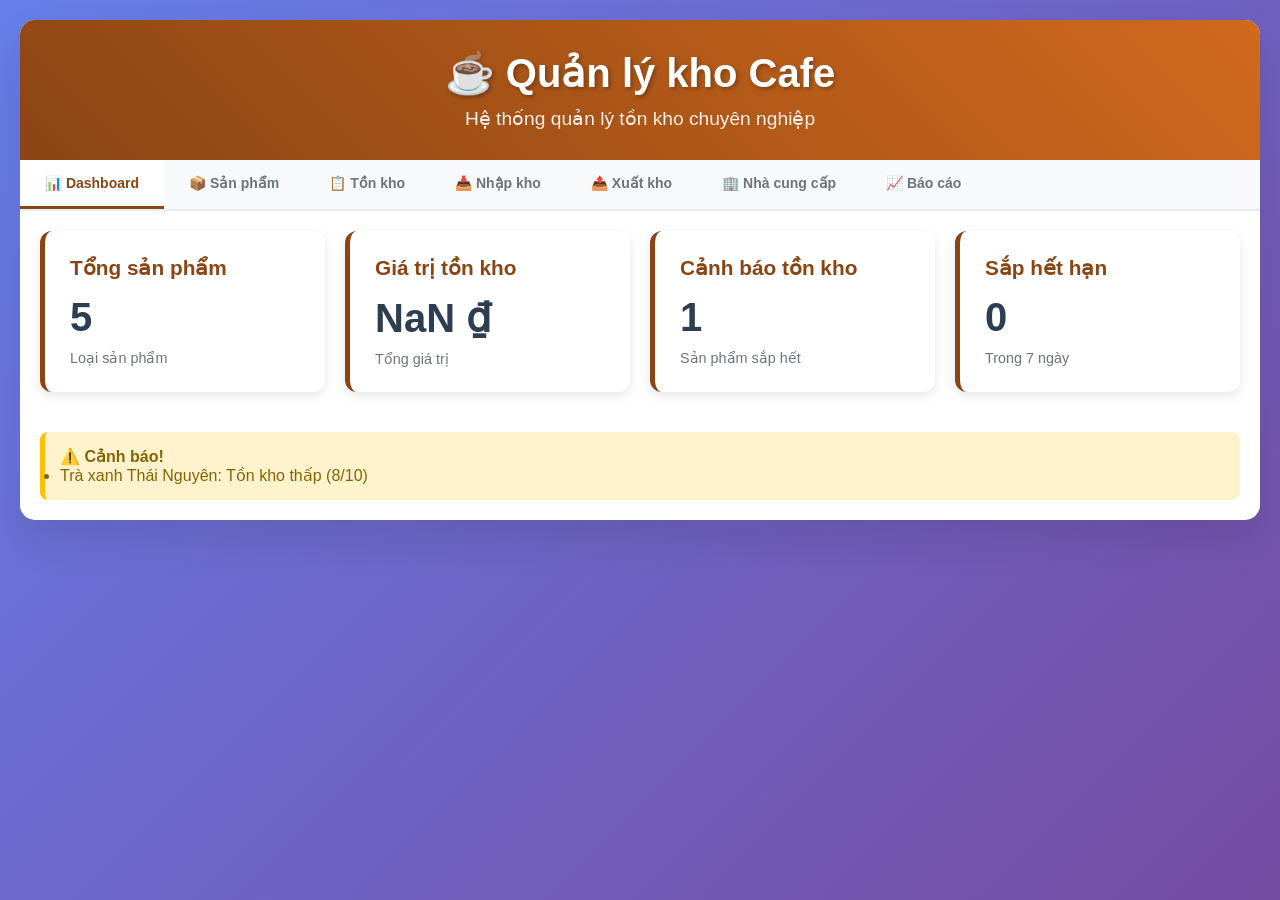
<file: index.html>
<!DOCTYPE html>
<html lang="vi">

<head>
    <meta charset="UTF-8">
    <meta name="viewport" content="width=device-width, initial-scale=1.0">
    <title>Quản lý kho Cafe</title>
    <link rel="stylesheet" href="css.css">
</head>

<body>
    <div class="container">
        <div class="header">
            <h1>☕ Quản lý kho Cafe</h1>
            <p>Hệ thống quản lý tồn kho chuyên nghiệp</p>
        </div>

        <div class="tabs">
            <button class="tab active" onclick="showSheet('dashboard')">📊 Dashboard</button>
            <button class="tab" onclick="showSheet('products')">📦 Sản phẩm</button>
            <button class="tab" onclick="showSheet('inventory')">📋 Tồn kho</button>
            <button class="tab" onclick="showSheet('stock-in')">📥 Nhập kho</button>
            <button class="tab" onclick="showSheet('stock-out')">📤 Xuất kho</button>
            <button class="tab" onclick="showSheet('suppliers')">🏢 Nhà cung cấp</button>
            <button class="tab" onclick="showSheet('reports')">📈 Báo cáo</button>
        </div>

        <!-- Dashboard -->
        <div id="dashboard" class="sheet active">
            <div class="summary-cards">
                <div class="card">
                    <h3>Tổng sản phẩm</h3>
                    <div class="number" id="total-products">0</div>
                    <div class="label">Loại sản phẩm</div>
                </div>
                <div class="card">
                    <h3>Giá trị tồn kho</h3>
                    <div class="number" id="total-value">0₫</div>
                    <div class="label">Tổng giá trị</div>
                </div>
                <div class="card">
                    <h3>Cảnh báo tồn kho</h3>
                    <div class="number" id="low-stock">0</div>
                    <div class="label">Sản phẩm sắp hết</div>
                </div>
                <div class="card">
                    <h3>Sắp hết hạn</h3>
                    <div class="number" id="expiring-soon">0</div>
                    <div class="label">Trong 7 ngày</div>
                </div>
            </div>

            <div class="alert alert-warning" id="alerts" style="display: none;">
                <strong>⚠️ Cảnh báo!</strong>
                <ul id="alert-list"></ul>
            </div>
        </div>

        <!-- Products -->
        <div id="products" class="sheet">
            <div class="toolbar">
                <button class="btn btn-primary" onclick="showModal('add-product-modal')">➕ Thêm sản phẩm</button>
                <input type="text" class="search-box" placeholder="Tìm kiếm sản phẩm..."
                    onkeyup="searchTable('products-table', this.value)">
            </div>
            <div class="table-container">
                <table id="products-table">
                    <thead>
                        <tr>
                            <th>Mã SP</th>
                            <th>Tên sản phẩm</th>
                            <th>Loại</th>
                            <th>Đơn vị</th>
                            <!-- <th>Giá nhập</th>
                            <th>Giá bán</th> -->
                            <th>Nhà cung cấp</th>
                            <th>Thao tác</th>
                        </tr>
                    </thead>
                    <tbody></tbody>
                </table>
            </div>
        </div>

        <!-- Inventory -->
        <div id="inventory" class="sheet">
            <div class="toolbar">
                <input type="text" class="search-box" placeholder="Tìm kiếm tồn kho..."
                    onkeyup="searchTable('inventory-table', this.value)">
                <button class="btn btn-warning" onclick="showLowStock()">⚠️ Cảnh báo tồn kho</button>
                <button class="btn btn-primary" onclick="showModal('update-inventory-modal')">🔄 Cập nhật tồn
                    kho</button>
            </div>
            <div class="table-container">
                <table id="inventory-table">
                    <thead>
                        <tr>
                            <th>Mã SP</th>
                            <th>Tên sản phẩm</th>
                            <th>Tồn kho</th>
                            <th>Tối thiểu</th>
                            <th>Tối đa</th>
                            <th>Ngày hết hạn</th>
                            <th>Vị trí</th>
                            <th>Trạng thái</th>
                            <th>Thao tác</th>
                        </tr>
                    </thead>
                    <tbody></tbody>
                </table>
            </div>
        </div>

        <!-- Stock In -->
        <div id="stock-in" class="sheet">
            <div class="toolbar">
                <button class="btn btn-success" onclick="showModal('add-stock-in-modal')">📥 Nhập kho</button>
                <input type="text" class="search-box" placeholder="Tìm kiếm phiếu nhập..."
                    onkeyup="searchTable('stock-in-table', this.value)">
            </div>
            <div class="table-container">
                <table id="stock-in-table">
                    <thead>
                        <tr>
                            <th>Mã phiếu</th>
                            <th>Ngày nhập</th>
                            <th>Sản phẩm</th>
                            <th>Số lượng</th>
                            <th>Giá nhập</th>
                            <th>Thành tiền</th>
                            <th>Nhà cung cấp</th>
                            <th>Ghi chú</th>
                            <th>Thao tác</th>
                        </tr>
                    </thead>
                    <tbody></tbody>
                </table>
            </div>
        </div>

        <!-- Stock Out -->
        <div id="stock-out" class="sheet">
            <div class="toolbar">
                <button class="btn btn-danger" onclick="showModal('add-stock-out-modal')">📤 Xuất kho</button>
                <input type="text" class="search-box" placeholder="Tìm kiếm phiếu xuất..."
                    onkeyup="searchTable('stock-out-table', this.value)">
            </div>
            <div class="table-container">
                <table id="stock-out-table">
                    <thead>
                        <tr>
                            <th>Mã phiếu</th>
                            <th>Ngày xuất</th>
                            <th>Sản phẩm</th>
                            <th>Số lượng</th>
                            <th>Lý do</th>
                            <th>Người xuất</th>
                            <th>Ghi chú</th>
                            <th>Thao tác</th>
                        </tr>
                    </thead>
                    <tbody></tbody>
                </table>
            </div>
        </div>

        <!-- Suppliers -->
        <div id="suppliers" class="sheet">
            <div class="toolbar">
                <button class="btn btn-primary" onclick="showModal('add-supplier-modal')">🏢 Thêm NCC</button>
                <input type="text" class="search-box" placeholder="Tìm nhà cung cấp..."
                    onkeyup="searchTable('suppliers-table', this.value)">
            </div>
            <div class="table-container">
                <table id="suppliers-table">
                    <thead>
                        <tr>
                            <th>Mã NCC</th>
                            <th>Tên công ty</th>
                            <th>Người liên hệ</th>
                            <th>SĐT</th>
                            <th>Email</th>
                            <th>Địa chỉ</th>
                            <th>Thao tác</th>
                        </tr>
                    </thead>
                    <tbody></tbody>
                </table>
            </div>
        </div>

        <!-- Reports -->
        <div id="reports" class="sheet">
            <div class="toolbar">
                <button class="btn btn-primary" onclick="exportExcel()">📊 Xuất Excel</button>
                <button class="btn btn-success" onclick="generateReport()">📈 Tạo báo cáo</button>
                <button class="btn btn-warning" onclick="showModal('filter-report-modal')">🔍 Lọc báo cáo</button>
            </div>
            <div class="summary-cards">
                <div class="card">
                    <h3>Báo cáo nhập kho</h3>
                    <div class="number" id="monthly-stock-in">0</div>
                    <div class="label">Tháng này</div>
                </div>
                <div class="card">
                    <h3>Báo cáo xuất kho</h3>
                    <div class="number" id="monthly-stock-out">0</div>
                    <div class="label">Tháng này</div>
                </div>
                <div class="card">
                    <h3>Sản phẩm bán chạy</h3>
                    <div class="number" id="top-product">-</div>
                    <div class="label">Nhiều nhất</div>
                </div>
                <div class="card">
                    <h3>Nhà cung cấp chính</h3>
                    <div class="number" id="top-supplier">-</div>
                    <div class="label">Hợp tác nhiều</div>
                </div>
            </div>
            <div class="table-container">
                <table id="report-table">
                    <thead>
                        <tr>
                            <th>Sản phẩm</th>
                            <th>Tồn đầu kỳ</th>
                            <th>Nhập trong kỳ</th>
                            <th>Xuất trong kỳ</th>
                            <th>Tồn cuối kỳ</th>
                            <th>Giá trị tồn kho</th>
                        </tr>
                    </thead>
                    <tbody></tbody>
                </table>
            </div>
        </div>
    </div>

    <!-- Modals -->
    <!-- Add Product Modal -->
    <div id="add-product-modal" class="modal">
        <div class="modal-content">
            <span class="close" onclick="hideModal('add-product-modal')">&times;</span>
            <h2>Thêm sản phẩm mới</h2>
            <form onsubmit="addProduct(event)">
                <div class="form-grid">
                    <div class="form-group">
                        <label>Mã sản phẩm:</label>
                        <input type="text" name="productId" class="input-field" required>
                    </div>
                    <div class="form-group">
                        <label>Tên sản phẩm:</label>
                        <input type="text" name="productName" class="input-field" required>
                    </div>
                    <div class="form-group">
                        <label>Loại sản phẩm:</label>
                        <select name="category" class="input-field" required>
                            <option value="">Chọn loại</option>
                            <option value="Cafe">Cafe</option>
                            <option value="Trà">Trà</option>
                            <option value="Bánh ngọt">Bánh ngọt</option>
                            <option value="Nguyên liệu">Nguyên liệu</option>
                            <option value="Đồ uống">Đồ uống</option>
                        </select>
                    </div>
                    <div class="form-group">
                        <label>Đơn vị tính:</label>
                        <select name="unit" class="input-field" required>
                            <option value="">Chọn đơn vị</option>
                            <option value="kg">kg</option>
                            <option value="g">g</option>
                            <option value="lít">lít</option>
                            <option value="ml">ml</option>
                            <option value="hộp">hộp</option>
                            <option value="bao">bao</option>
                            <option value="cái">cái</option>
                        </select>
                    </div>
                    <div class="form-group">
                        <label>Giá nhập:</label>
                        <input type="number" name="costPrice" class="input-field" required>
                    </div>
                    <div class="form-group">
                        <label>Giá bán:</label>
                        <input type="number" name="salePrice" class="input-field" required>
                    </div>
                    <div class="form-group">
                        <label>Nhà cung cấp:</label>
                        <select name="supplier" class="input-field" required>
                            <option value="">Chọn NCC</option>
                        </select>
                    </div>
                </div>
                <button type="submit" class="btn btn-primary">Thêm sản phẩm</button>
            </form>
        </div>
    </div>

    <!-- Edit Product Modal -->
    <div id="edit-product-modal" class="modal">
        <div class="modal-content">
            <span class="close" onclick="hideModal('edit-product-modal')">&times;</span>
            <h2>Sửa sản phẩm</h2>
            <form onsubmit="updateProduct(event)">
                <input type="hidden" name="editProductId">
                <div class="form-grid">
                    <div class="form-group">
                        <label>Tên sản phẩm:</label>
                        <input type="text" name="editProductName" class="input-field" required>
                    </div>
                    <div class="form-group">
                        <label>Loại sản phẩm:</label>
                        <select name="editCategory" class="input-field" required>
                            <option value="">Chọn loại</option>
                            <option value="Cafe">Cafe</option>
                            <option value="Trà">Trà</option>
                            <option value="Bánh ngọt">Bánh ngọt</option>
                            <option value="Nguyên liệu">Nguyên liệu</option>
                            <option value="Đồ uống">Đồ uống</option>
                        </select>
                    </div>
                    <div class="form-group">
                        <label>Đơn vị tính:</label>
                        <select name="editUnit" class="input-field" required>
                            <option value="">Chọn đơn vị</option>
                            <option value="kg">kg</option>
                            <option value="g">g</option>
                            <option value="lít">lít</option>
                            <option value="ml">ml</option>
                            <option value="hộp">hộp</option>
                            <option value="bao">bao</option>
                            <option value="cái">cái</option>
                        </select>
                    </div>
                    <!-- <div class="form-group">
                        <label>Giá nhập:</label>
                        <input type="number" name="editCostPrice" class="input-field" required>
                    </div>
                    <div class="form-group">
                        <label>Giá bán:</label>
                        <input type="number" name="editSalePrice" class="input-field" required>
                    </div> -->
                    <div class="form-group">
                        <label>Nhà cung cấp:</label>
                        <select name="editSupplier" class="input-field" required>
                            <option value="">Chọn NCC</option>
                        </select>
                    </div>
                </div>
                <button type="submit" class="btn btn-primary">Cập nhật</button>
            </form>
        </div>
    </div>

    <!-- Update Inventory Modal -->
    <div id="update-inventory-modal" class="modal">
        <div class="modal-content">
            <span class="close" onclick="hideModal('update-inventory-modal')">&times;</span>
            <h2>Cập nhật tồn kho</h2>
            <form onsubmit="updateInventoryItem(event)">
                <input type="hidden" name="inventoryProductId">
                <div class="form-grid">
                    <div class="form-group">
                        <label>Sản phẩm:</label>
                        <select name="inventoryProduct" class="input-field" required>
                            <option value="">Chọn sản phẩm</option>
                        </select>
                    </div>
                    <div class="form-group">
                        <label>Số lượng hiện tại:</label>
                        <input type="number" name="currentStock" class="input-field" required>
                    </div>
                    <div class="form-group">
                        <label>Số lượng tối thiểu:</label>
                        <input type="number" name="minStock" class="input-field" required>
                    </div>
                    <div class="form-group">
                        <label>Số lượng tối đa:</label>
                        <input type="number" name="maxStock" class="input-field" required>
                    </div>
                    <div class="form-group">
                        <label>Ngày hết hạn:</label>
                        <input type="date" name="expiryDate" class="input-field">
                    </div>
                    <div class="form-group">
                        <label>Vị trí lưu kho:</label>
                        <input type="text" name="location" class="input-field">
                    </div>
                </div>
                <button type="submit" class="btn btn-primary">Cập nhật</button>
            </form>
        </div>
    </div>

    <!-- Add Stock In Modal -->
    <div id="add-stock-in-modal" class="modal">
        <div class="modal-content">
            <span class="close" onclick="hideModal('add-stock-in-modal')">&times;</span>
            <h2>Nhập kho</h2>
            <form onsubmit="addStockIn(event)">
                <div class="form-grid">
                    <div class="form-group">
                        <label>Mã phiếu nhập:</label>
                        <input type="text" name="receiptId" class="input-field" required>
                    </div>
                    <div class="form-group">
                        <label>Sản phẩm:</label>
                        <select name="productId" class="input-field" required>
                            <option value="">Chọn sản phẩm</option>
                        </select>
                    </div>
                    <div class="form-group">
                        <label>Số lượng:</label>
                        <input type="number" name="quantity" class="input-field" required>
                    </div>
                    <div class="form-group">
                        <label>Giá nhập:</label>
                        <input type="number" name="price" class="input-field" required>
                    </div>
                    <div class="form-group">
                        <label>Nhà cung cấp:</label>
                        <select name="supplier" class="input-field" required>
                            <option value="">Chọn NCC</option>
                        </select>
                    </div>
                    <div class="form-group">
                        <label>Ngày hết hạn:</label>
                        <input type="date" name="expiryDate" class="input-field">
                    </div>
                    <div class="form-group">
                        <label>Ghi chú:</label>
                        <textarea name="notes" rows="3" class="input-field"></textarea>
                    </div>
                </div>
                <button type="submit" class="btn btn-success">Nhập kho</button>
            </form>
        </div>
    </div>

    <!-- Edit Stock In Modal -->
    <div id="edit-stock-in-modal" class="modal">
        <div class="modal-content">
            <span class="close" onclick="hideModal('edit-stock-in-modal')">&times;</span>
            <h2>Sửa phiếu nhập kho</h2>
            <form onsubmit="updateStockIn(event)">
                <input type="hidden" name="editReceiptId">
                <div class="form-grid">
                    <div class="form-group">
                        <label>Sản phẩm:</label>
                        <select name="editProductId" class="input-field" required disabled>
                            <option value="">Chọn sản phẩm</option>
                        </select>
                    </div>
                    <div class="form-group">
                        <label>Số lượng:</label>
                        <input type="number" name="editQuantity" class="input-field" required>
                    </div>
                    <div class="form-group">
                        <label>Giá nhập:</label>
                        <input type="number" name="editPrice" class="input-field" required>
                    </div>
                    <div class="form-group">
                        <label>Nhà cung cấp:</label>
                        <select name="editSupplier" class="input-field" required>
                            <option value="">Chọn NCC</option>
                        </select>
                    </div>
                    <div class="form-group">
                        <label>Ngày hết hạn:</label>
                        <input type="date" name="editExpiryDate" class="input-field">
                    </div>
                    <div class="form-group">
                        <label>Ghi chú:</label>
                        <textarea name="editNotes" rows="3" class="input-field"></textarea>
                    </div>
                </div>
                <button type="submit" class="btn btn-success">Cập nhật</button>
            </form>
        </div>
    </div>

    <!-- Add Stock Out Modal -->
    <div id="add-stock-out-modal" class="modal">
        <div class="modal-content">
            <span class="close" onclick="hideModal('add-stock-out-modal')">&times;</span>
            <h2>Xuất kho</h2>
            <form onsubmit="addStockOut(event)">
                <div class="form-grid">
                    <div class="form-group">
                        <label>Mã phiếu xuất:</label>
                        <input type="text" name="issueId" class="input-field" required>
                    </div>
                    <div class="form-group">
                        <label>Sản phẩm:</label>
                        <select name="productId" class="input-field" required>
                            <option value="">Chọn sản phẩm</option>
                        </select>
                    </div>
                    <div class="form-group">
                        <label>Số lượng:</label>
                        <input type="number" name="quantity" class="input-field" required>
                    </div>
                    <div class="form-group">
                        <label>Lý do xuất:</label>
                        <select name="reason" class="input-field" required>
                            <option value="">Chọn lý do</option>
                            <option value="Bán hàng">Bán hàng</option>
                            <option value="Hư hỏng">Hư hỏng</option>
                            <option value="Hết hạn">Hết hạn</option>
                            <option value="Khuyến mãi">Khuyến mãi</option>
                            <option value="Sử dụng nội bộ">Sử dụng nội bộ</option>
                        </select>
                    </div>
                    <div class="form-group">
                        <label>Người xuất:</label>
                        <input type="text" name="issuedBy" class="input-field" required>
                    </div>
                    <div class="form-group">
                        <label>Ghi chú:</label>
                        <textarea name="notes" rows="3" class="input-field"></textarea>
                    </div>
                </div>
                <button type="submit" class="btn btn-danger">Xuất kho</button>
            </form>
        </div>
    </div>

    <!-- Edit Stock Out Modal -->
    <div id="edit-stock-out-modal" class="modal">
        <div class="modal-content">
            <span class="close" onclick="hideModal('edit-stock-out-modal')">&times;</span>
            <h2>Sửa phiếu xuất kho</h2>
            <form onsubmit="updateStockOut(event)">
                <input type="hidden" name="editIssueId">
                <div class="form-grid">
                    <div class="form-group">
                        <label>Sản phẩm:</label>
                        <select name="editProductId" class="input-field" required disabled>
                            <option value="">Chọn sản phẩm</option>
                        </select>
                    </div>
                    <div class="form-group">
                        <label>Số lượng:</label>
                        <input type="number" name="editQuantity" class="input-field" required>
                    </div>
                    <div class="form-group">
                        <label>Lý do xuất:</label>
                        <select name="editReason" class="input-field" required>
                            <option value="">Chọn lý do</option>
                            <option value="Bán hàng">Bán hàng</option>
                            <option value="Hư hỏng">Hư hỏng</option>
                            <option value="Hết hạn">Hết hạn</option>
                            <option value="Khuyến mãi">Khuyến mãi</option>
                            <option value="Sử dụng nội bộ">Sử dụng nội bộ</option>
                        </select>
                    </div>
                    <div class="form-group">
                        <label>Người xuất:</label>
                        <input type="text" name="editIssuedBy" class="input-field" required>
                    </div>
                    <div class="form-group">
                        <label>Ghi chú:</label>
                        <textarea name="editNotes" rows="3" class="input-field"></textarea>
                    </div>
                </div>
                <button type="submit" class="btn btn-danger">Cập nhật</button>
            </form>
        </div>
    </div>

    <!-- Add Supplier Modal -->
    <div id="add-supplier-modal" class="modal">
        <div class="modal-content">
            <span class="close" onclick="hideModal('add-supplier-modal')">&times;</span>
            <h2>Thêm nhà cung cấp</h2>
            <form onsubmit="addSupplier(event)">
                <div class="form-grid">
                    <div class="form-group">
                        <label>Mã nhà cung cấp:</label>
                        <input type="text" name="supplierId" class="input-field" required>
                    </div>
                    <div class="form-group">
                        <label>Tên công ty:</label>
                        <input type="text" name="companyName" class="input-field" required>
                    </div>
                    <div class="form-group">
                        <label>Người liên hệ:</label>
                        <input type="text" name="contactPerson" class="input-field" required>
                    </div>
                    <div class="form-group">
                        <label>Số điện thoại:</label>
                        <input type="tel" name="phone" class="input-field" required>
                    </div>
                    <div class="form-group">
                        <label>Email:</label>
                        <input type="email" name="email" class="input-field">
                    </div>
                    <div class="form-group">
                        <label>Địa chỉ:</label>
                        <textarea name="address" rows="3" class="input-field"></textarea>
                    </div>
                </div>
                <button type="submit" class="btn btn-primary">Thêm nhà cung cấp</button>
            </form>
        </div>
    </div>

    <!-- Edit Supplier Modal -->
    <div id="edit-supplier-modal" class="modal">
        <div class="modal-content">
            <span class="close" onclick="hideModal('edit-supplier-modal')">&times;</span>
            <h2>Sửa nhà cung cấp</h2>
            <form onsubmit="updateSupplier(event)">
                <input type="hidden" name="editSupplierId">
                <div class="form-grid">
                    <div class="form-group">
                        <label>Tên công ty:</label>
                        <input type="text" name="editCompanyName" class="input-field" required>
                    </div>
                    <div class="form-group">
                        <label>Người liên hệ:</label>
                        <input type="text" name="editContactPerson" class="input-field" required>
                    </div>
                    <div class="form-group">
                        <label>Số điện thoại:</label>
                        <input type="tel" name="editPhone" class="input-field" required>
                    </div>
                    <div class="form-group">
                        <label>Email:</label>
                        <input type="email" name="editEmail" class="input-field">
                    </div>
                    <div class="form-group">
                        <label>Địa chỉ:</label>
                        <textarea name="editAddress" rows="3" class="input-field"></textarea>
                    </div>
                </div>
                <button type="submit" class="btn btn-primary">Cập nhật</button>
            </form>
        </div>
    </div>

    <!-- Filter Report Modal -->
    <div id="filter-report-modal" class="modal">
        <div class="modal-content">
            <span class="close" onclick="hideModal('filter-report-modal')">&times;</span>
            <h2>Lọc báo cáo</h2>
            <form onsubmit="filterReport(event)">
                <div class="form-grid">
                    <div class="form-group">
                        <label>Từ ngày:</label>
                        <input type="date" name="fromDate" class="input-field">
                    </div>
                    <div class="form-group">
                        <label>Đến ngày:</label>
                        <input type="date" name="toDate" class="input-field">
                    </div>
                    <div class="form-group">
                        <label>Sản phẩm:</label>
                        <select name="reportProduct" class="input-field">
                            <option value="">Tất cả sản phẩm</option>
                        </select>
                    </div>
                    <div class="form-group">
                        <label>Nhà cung cấp:</label>
                        <select name="reportSupplier" class="input-field">
                            <option value="">Tất cả nhà cung cấp</option>
                        </select>
                    </div>
                </div>
                <button type="submit" class="btn btn-primary">Áp dụng</button>
            </form>
        </div>
    </div>

    <script src="script.js"></script>
</body>

</html>
</file>
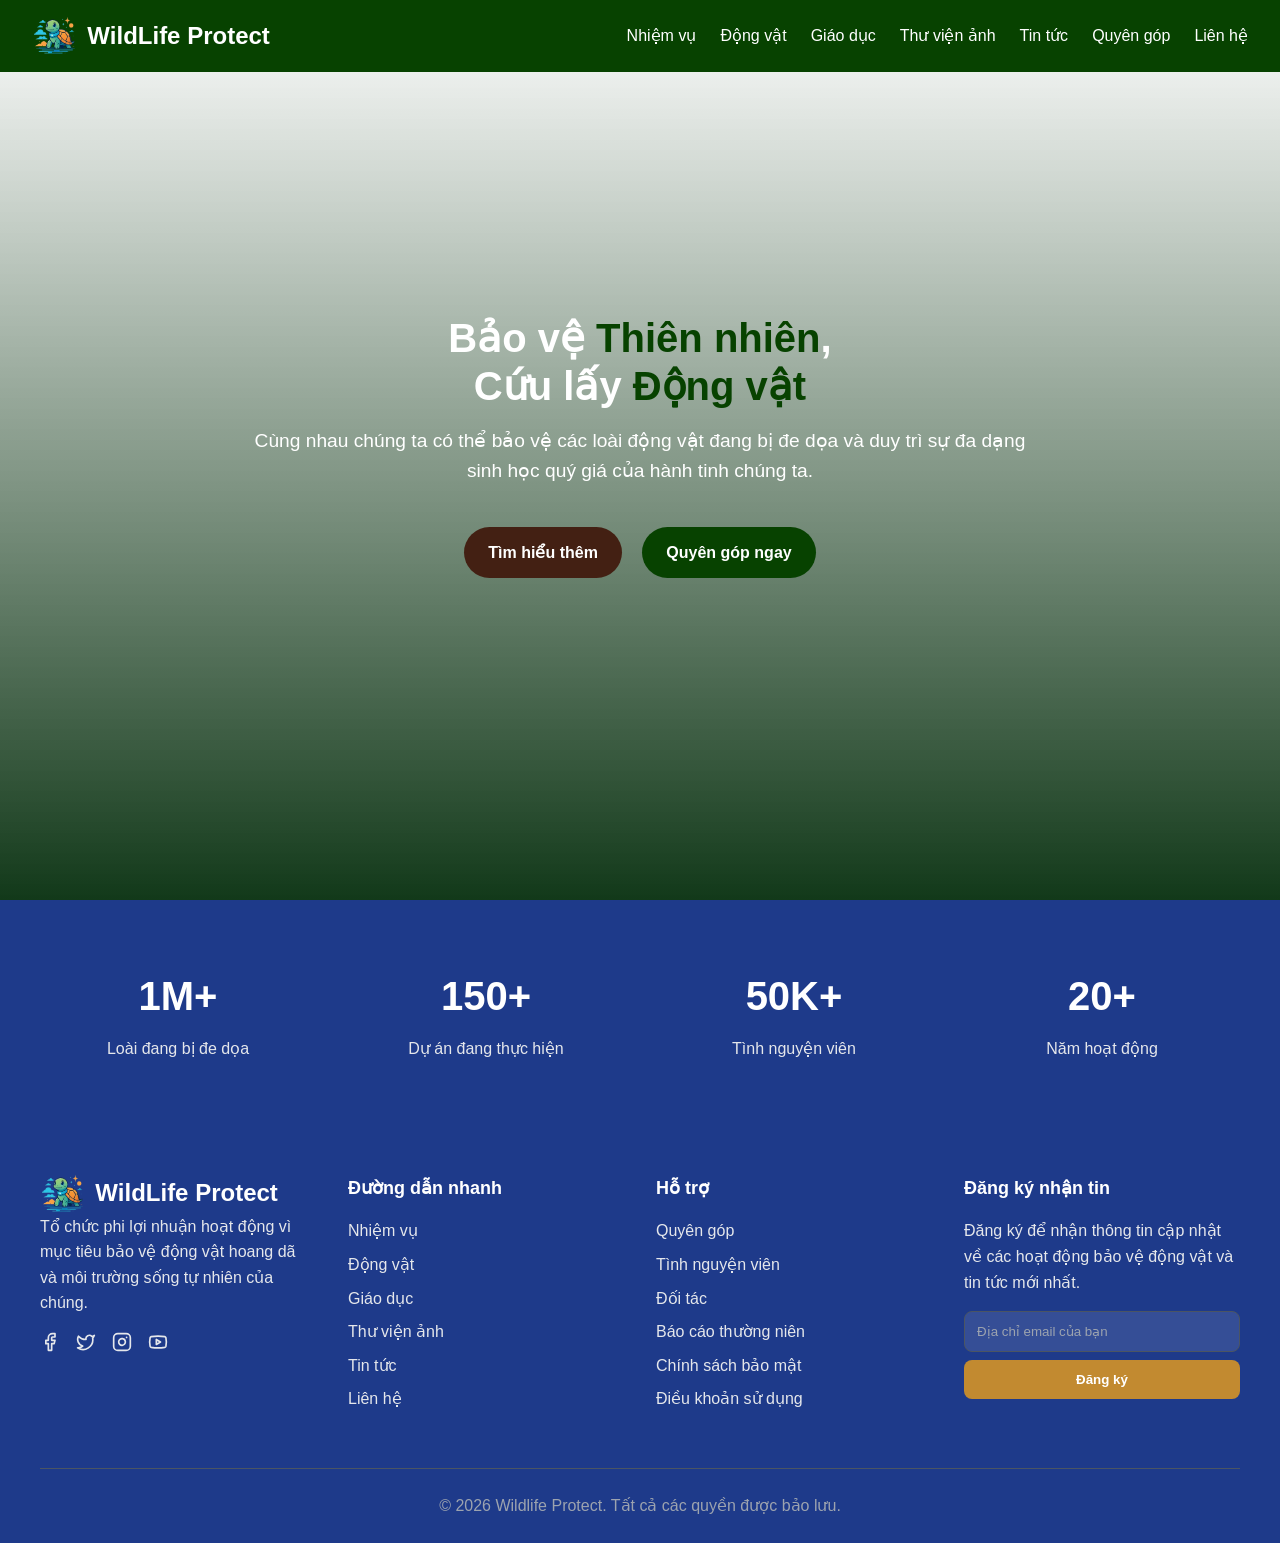
<file: html/index.html>
<!DOCTYPE html>
<html lang="vi">

<head>
    <meta charset="UTF-8">
    <meta name="viewport" content="width=device-width, initial-scale=1.0">
    <title>Bảo Vệ Động Vật</title>
    <link rel="stylesheet" href="../css/style.css" />
    <link rel="stylesheet" href="../css/new.css">
</head>

<body>
    <!-- Header -->
    <header>
        <nav>
            <div class="logo">
                <img class="logo-icon" src="../images/_31A30829-27A1-4D39-86ED-4AC75517ED18_-removebg-preview.png"
                    alt="WildLife Protect Logo" style="height: 40px; vertical-align: middle;">
                WildLife Protect
            </div>
            <ul class="nav-links">
                <li><a href="mission.html">Nhiệm vụ</a></li>
                <li><a href="animal.html">Động vật</a></li>
                <li><a href="education.html">Giáo dục</a></li>
                <li><a href="gallery.html">Thư viện ảnh</a></li>
                <li><a href="news.html">Tin tức</a></li>
                <li><a href="donate.html">Quyên góp</a></li>
                <li><a href="contact.html">Liên hệ</a></li>
            </ul>
        </nav>
    </header>

    <!-- Hero Section -->
    <section class="hero">
        
        <div class="video-background">
            <iframe
              src="https://www.youtube-nocookie.com/embed/OSPznryXrLA?autoplay=1&mute=1&controls=0&loop=1&playlist=OSPznryXrLA&start=30"
              frameborder="0"
              allow="autoplay; encrypted-media"
              allowfullscreen>
            </iframe>
        </div>
        <div class="hero-content">
            <h1>Bảo vệ <span class="accent">Thiên nhiên</span>, <br>Cứu lấy <span class="accent">Động vật</span></h1>
            <p>Cùng nhau chúng ta có thể bảo vệ các loài động vật đang bị đe dọa và duy trì sự đa dạng sinh học quý giá
                của hành tinh chúng ta.</p>
            <div>
                <a href="mission.html" class="btn btn-primary buttonHover" id="buttonSearch">Tìm hiểu thêm</a>
                <a href="donate.html" class="btn btn-accent buttonHover1">Quyên góp ngay</a>
            </div>
        </div>
    </section>

    <!-- Statistics Section -->
    <section class="statistics">
        <div class="container">
            <div class="stats-grid">
                <div class="stat-item">
                    <div class="number">1M+</div>
                    <div class="label">Loài đang bị đe dọa</div>
                </div>

                <div class="stat-item">
                    <div class="number">150+</div>
                    <div class="label">Dự án đang thực hiện</div>
                </div>

                <div class="stat-item">
                    <div class="number">50K+</div>
                    <div class="label">Tình nguyện viên</div>
                </div>

                <div class="stat-item">
                    <div class="number">20+</div>
                    <div class="label">Năm hoạt động</div>
                </div>
            </div>
        </div>
    </section>

    <!-- Footer -->
    <footer>
        <div class="container">
            <div class="footer-grid">
                <div class="footer-col">
                    <div class="logo">
                        <img class="logo-icon"
                            src="../images/_31A30829-27A1-4D39-86ED-4AC75517ED18_-removebg-preview.png"
                            alt="WildLife Protect Logo" style="height: 40px; vertical-align: middle;">
                        WildLife Protect
                    </div>
                    <p class="footer-about">
                        Tổ chức phi lợi nhuận hoạt động vì mục tiêu bảo vệ động vật hoang dã và môi trường sống tự nhiên
                        của chúng.
                    </p>
                    <div class="footer-social">
                        <a href="https://www.facebook.com/mai.bao.512301/" target="_blank">
                            <svg xmlns="http://www.w3.org/2000/svg" width="20" height="20" viewBox="0 0 24 24"
                                fill="none" stroke="currentColor" stroke-width="2" stroke-linecap="round"
                                stroke-linejoin="round">
                                <path d="M18 2h-3a5 5 0 0 0-5 5v3H7v4h3v8h4v-8h3l1-4h-4V7a1 1 0 0 1 1-1h3z" />
                            </svg>
                        </a>
                        <a href="#">
                            <svg xmlns="http://www.w3.org/2000/svg" width="20" height="20" viewBox="0 0 24 24"
                                fill="none" stroke="currentColor" stroke-width="2" stroke-linecap="round"
                                stroke-linejoin="round">
                                <path
                                    d="M22 4s-.7 2.1-2 3.4c1.6 10-9.4 17.3-18 11.6 2.2.1 4.4-.6 6-2C3 15.5.5 9.6 3 5c2.2 2.6 5.6 4.1 9 4-.9-4.2 4-6.6 7-3.8 1.1 0 3-1.2 3-1.2z" />
                            </svg>
                        </a>
                        <a href="#">
                            <svg xmlns="http://www.w3.org/2000/svg" width="20" height="20" viewBox="0 0 24 24"
                                fill="none" stroke="currentColor" stroke-width="2" stroke-linecap="round"
                                stroke-linejoin="round">
                                <rect width="20" height="20" x="2" y="2" rx="5" ry="5" />
                                <path d="M16 11.37A4 4 0 1 1 12.63 8 4 4 0 0 1 16 11.37z" />
                                <line x1="17.5" x2="17.51" y1="6.5" y2="6.5" />
                            </svg>
                        </a>
                        <a href="#">
                            <svg xmlns="http://www.w3.org/2000/svg" width="20" height="20" viewBox="0 0 24 24"
                                fill="none" stroke="currentColor" stroke-width="2" stroke-linecap="round"
                                stroke-linejoin="round">
                                <path
                                    d="M2.5 17a24.12 24.12 0 0 1 0-10 2 2 0 0 1 1.4-1.4 49.56 49.56 0 0 1 16.2 0A2 2 0 0 1 21.5 7a24.12 24.12 0 0 1 0 10 2 2 0 0 1-1.4 1.4 49.55 49.55 0 0 1-16.2 0A2 2 0 0 1 2.5 17" />
                                <path d="m10 15 5-3-5-3z" />
                            </svg>
                        </a>
                    </div>
                </div>

                <div class="footer-col">
                    <h4 class="footer-title">Đường dẫn nhanh</h4>
                    <ul class="footer-links">
                        <li><a href="mission.html">Nhiệm vụ</a></li>
                        <li><a href="animal.html">Động vật</a></li>
                        <li><a href="education.html">Giáo dục</a></li>
                        <li><a href="gallery.html">Thư viện ảnh</a></li>
                        <li><a href="news.html">Tin tức</a></li>
                        <li><a href="contact.html">Liên hệ</a></li>
                    </ul>
                </div>

                <div class="footer-col">
                    <h4 class="footer-title">Hỗ trợ</h4>
                    <ul class="footer-links">
                        <li><a href="donate.html">Quyên góp</a></li>
                        <li><a href="#">Tình nguyện viên</a></li>
                        <li><a href="#">Đối tác</a></li>
                        <li><a href="#">Báo cáo thường niên</a></li>
                        <li><a href="#">Chính sách bảo mật</a></li>
                        <li><a href="#">Điều khoản sử dụng</a></li>
                    </ul>
                </div>

                <div class="footer-col">
                    <h4 class="footer-title">Đăng ký nhận tin</h4>
                    <p class="newsletter-text">
                        Đăng ký để nhận thông tin cập nhật về các hoạt động bảo vệ động vật và tin tức mới nhất.
                    </p>
                    <form class="newsletter-form">
                        <input type="email" class="newsletter-input" placeholder="Địa chỉ email của bạn">
                        <button type="submit" class="submit-btn buttonHover2 background-color-register">Đăng ký</button>
                    </form>
                </div>
            </div>

            <div class="footer-bottom">
                <p>
                    &copy;
                    <script>document.write(new Date().getFullYear())</script> Wildlife Protect. Tất cả các quyền được
                    bảo lưu.
                </p>
            </div>
        </div>
    </footer>

    <script src="../script/smoothscroll.js"></script>
    <!-- <script src="../script/live reload.js"></script> -->
</body>

</html>
</file>
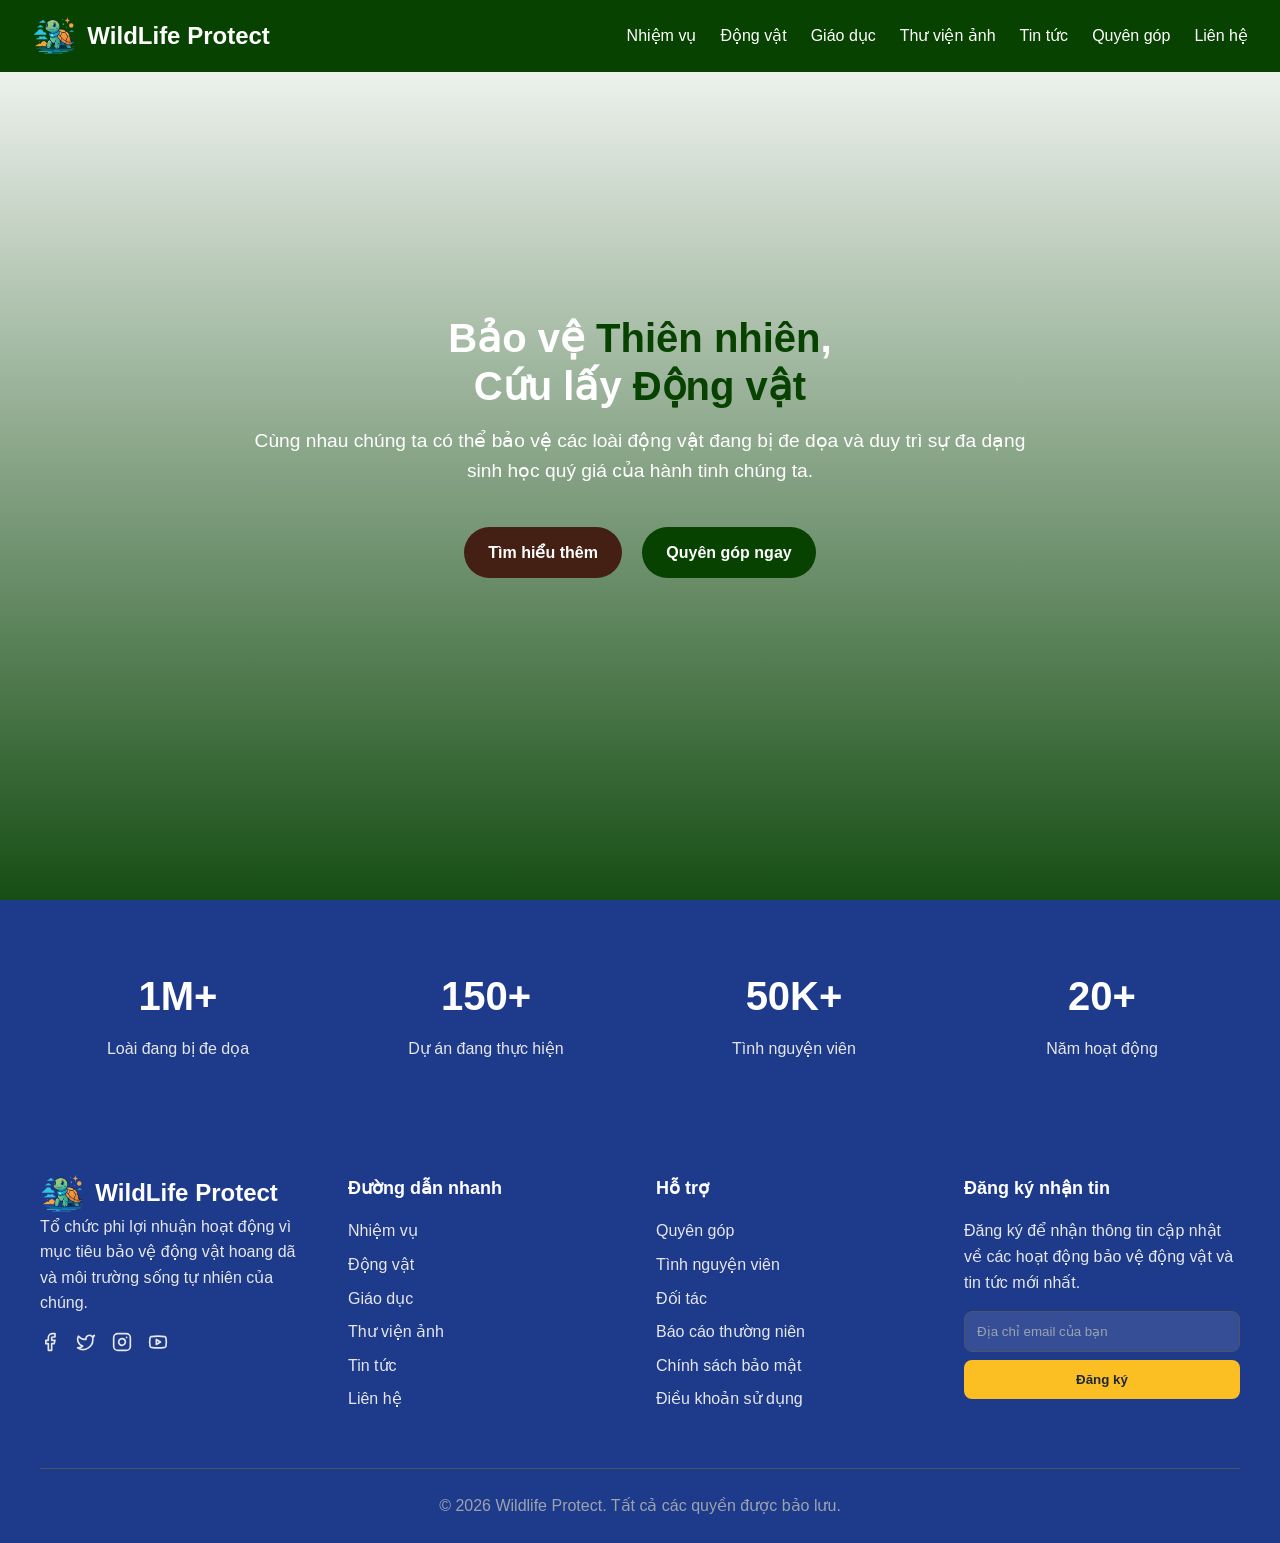
<file: bestweb/html/index.html>
<!DOCTYPE html>
<html lang="vi">

<head>
    <meta charset="UTF-8">
    <meta name="viewport" content="width=device-width, initial-scale=1.0">
    <title>Bảo Vệ Động Vật</title>
    <link rel="stylesheet" href="../css/style.css" />
   <link rel = "stylesheet" href="../css/new.css">
</head>

<body>
    <!-- Header -->
    <header>
        <nav>
            <div class="logo">
                <img class="logo-icon" src="../images/_31A30829-27A1-4D39-86ED-4AC75517ED18_-removebg-preview.png" alt="WildLife Protect Logo" style="height: 40px; vertical-align: middle;">
                WildLife Protect
            </div>
            <ul class="nav-links">
                <li><a href="mission.html">Nhiệm vụ</a></li>
                <li><a href="animal.html">Động vật</a></li>
                <li><a href="education.html">Giáo dục</a></li>
                <li><a href="gallery.html">Thư viện ảnh</a></li>
                <li><a href="news.html">Tin tức</a></li>
                <li><a href="donate.html">Quyên góp</a></li>
                <li><a href="contact.html">Liên hệ</a></li>
            </ul>
        </nav>
    </header>

    <!-- Hero Section -->
    <section class="hero">
        <div class="hero-content">
            <h1>Bảo vệ <span class="accent">Thiên nhiên</span>, <br>Cứu lấy <span class="accent">Động vật</span></h1>
            <p>Cùng nhau chúng ta có thể bảo vệ các loài động vật đang bị đe dọa và duy trì sự đa dạng sinh học quý giá
                của hành tinh chúng ta.</p>
            <div>
                <a href="mission.html" class="btn btn-primary buttonHover" id = "buttonSearch">Tìm hiểu thêm</a>
                <a href="donate.html" class="btn btn-accent buttonHover1" >Quyên góp ngay</a>
            </div>
        </div>
    </section>

    <!-- Statistics Section -->
    <section class="statistics">
        <div class="container">
            <div class="stats-grid">
                <div class="stat-item">
                    <div class="number">1M+</div>
                    <div class="label">Loài đang bị đe dọa</div>
                </div>

                <div class="stat-item">
                    <div class="number">150+</div>
                    <div class="label">Dự án đang thực hiện</div>
                </div>

                <div class="stat-item">
                    <div class="number">50K+</div>
                    <div class="label">Tình nguyện viên</div>
                </div>

                <div class="stat-item">
                    <div class="number">20+</div>
                    <div class="label">Năm hoạt động</div>
                </div>
            </div>
        </div>
    </section>

    <!-- Footer -->
    <footer>
        <div class="container">
            <div class="footer-grid">
                <div class="footer-col">
                    <div class="logo">
                        <img class="logo-icon" src="../images/_31A30829-27A1-4D39-86ED-4AC75517ED18_-removebg-preview.png" alt="WildLife Protect Logo" style="height: 40px; vertical-align: middle;">
                        WildLife Protect
                    </div>
                    <p class="footer-about">
                        Tổ chức phi lợi nhuận hoạt động vì mục tiêu bảo vệ động vật hoang dã và môi trường sống tự nhiên
                        của chúng.
                    </p>
                    <div class="footer-social">
                        <a href="https://www.facebook.com/mai.bao.512301/" target="_blank">
                            <svg xmlns="http://www.w3.org/2000/svg" width="20" height="20" viewBox="0 0 24 24"
                                fill="none" stroke="currentColor" stroke-width="2" stroke-linecap="round"
                                stroke-linejoin="round">
                                <path d="M18 2h-3a5 5 0 0 0-5 5v3H7v4h3v8h4v-8h3l1-4h-4V7a1 1 0 0 1 1-1h3z" />
                            </svg>
                        </a>
                        <a href="#">
                            <svg xmlns="http://www.w3.org/2000/svg" width="20" height="20" viewBox="0 0 24 24"
                                fill="none" stroke="currentColor" stroke-width="2" stroke-linecap="round"
                                stroke-linejoin="round">
                                <path
                                    d="M22 4s-.7 2.1-2 3.4c1.6 10-9.4 17.3-18 11.6 2.2.1 4.4-.6 6-2C3 15.5.5 9.6 3 5c2.2 2.6 5.6 4.1 9 4-.9-4.2 4-6.6 7-3.8 1.1 0 3-1.2 3-1.2z" />
                            </svg>
                        </a>
                        <a href="#">
                            <svg xmlns="http://www.w3.org/2000/svg" width="20" height="20" viewBox="0 0 24 24"
                                fill="none" stroke="currentColor" stroke-width="2" stroke-linecap="round"
                                stroke-linejoin="round">
                                <rect width="20" height="20" x="2" y="2" rx="5" ry="5" />
                                <path d="M16 11.37A4 4 0 1 1 12.63 8 4 4 0 0 1 16 11.37z" />
                                <line x1="17.5" x2="17.51" y1="6.5" y2="6.5" />
                            </svg>
                        </a>
                        <a href="#">
                            <svg xmlns="http://www.w3.org/2000/svg" width="20" height="20" viewBox="0 0 24 24"
                                fill="none" stroke="currentColor" stroke-width="2" stroke-linecap="round"
                                stroke-linejoin="round">
                                <path
                                    d="M2.5 17a24.12 24.12 0 0 1 0-10 2 2 0 0 1 1.4-1.4 49.56 49.56 0 0 1 16.2 0A2 2 0 0 1 21.5 7a24.12 24.12 0 0 1 0 10 2 2 0 0 1-1.4 1.4 49.55 49.55 0 0 1-16.2 0A2 2 0 0 1 2.5 17" />
                                <path d="m10 15 5-3-5-3z" />
                            </svg>
                        </a>
                    </div>
                </div>

                <div class="footer-col">
                    <h4 class="footer-title">Đường dẫn nhanh</h4>
                    <ul class="footer-links">
                        <li><a href="mission.html">Nhiệm vụ</a></li>
                        <li><a href="animal.html">Động vật</a></li>
                        <li><a href="education.html">Giáo dục</a></li>
                        <li><a href="gallery.html">Thư viện ảnh</a></li>
                        <li><a href="news.html">Tin tức</a></li>
                        <li><a href="contact.html">Liên hệ</a></li>
                    </ul>
                </div>

                <div class="footer-col">
                    <h4 class="footer-title">Hỗ trợ</h4>
                    <ul class="footer-links">
                        <li><a href="donate.html">Quyên góp</a></li>
                        <li><a href="#">Tình nguyện viên</a></li>
                        <li><a href="#">Đối tác</a></li>
                        <li><a href="#">Báo cáo thường niên</a></li>
                        <li><a href="#">Chính sách bảo mật</a></li>
                        <li><a href="#">Điều khoản sử dụng</a></li>
                    </ul>
                </div>

                <div class="footer-col">
                    <h4 class="footer-title">Đăng ký nhận tin</h4>
                    <p class="newsletter-text">
                        Đăng ký để nhận thông tin cập nhật về các hoạt động bảo vệ động vật và tin tức mới nhất.
                    </p>
                    <form class="newsletter-form">
                        <input type="email" class="newsletter-input" placeholder="Địa chỉ email của bạn">
                        <button type="submit" class="newsletter-btn">Đăng ký</button>
                    </form>
                </div>
            </div>

            <div class="footer-bottom">
                <p>
                    &copy;
                    <script>document.write(new Date().getFullYear())</script> Wildlife Protect. Tất cả các quyền được
                    bảo lưu.
                </p>
            </div>
        </div>
    </footer>

    <script src="../script/smoothscroll.js"></script>
    <!-- <script src="../script/live reload.js"></script> -->
</body>

</html>
</file>
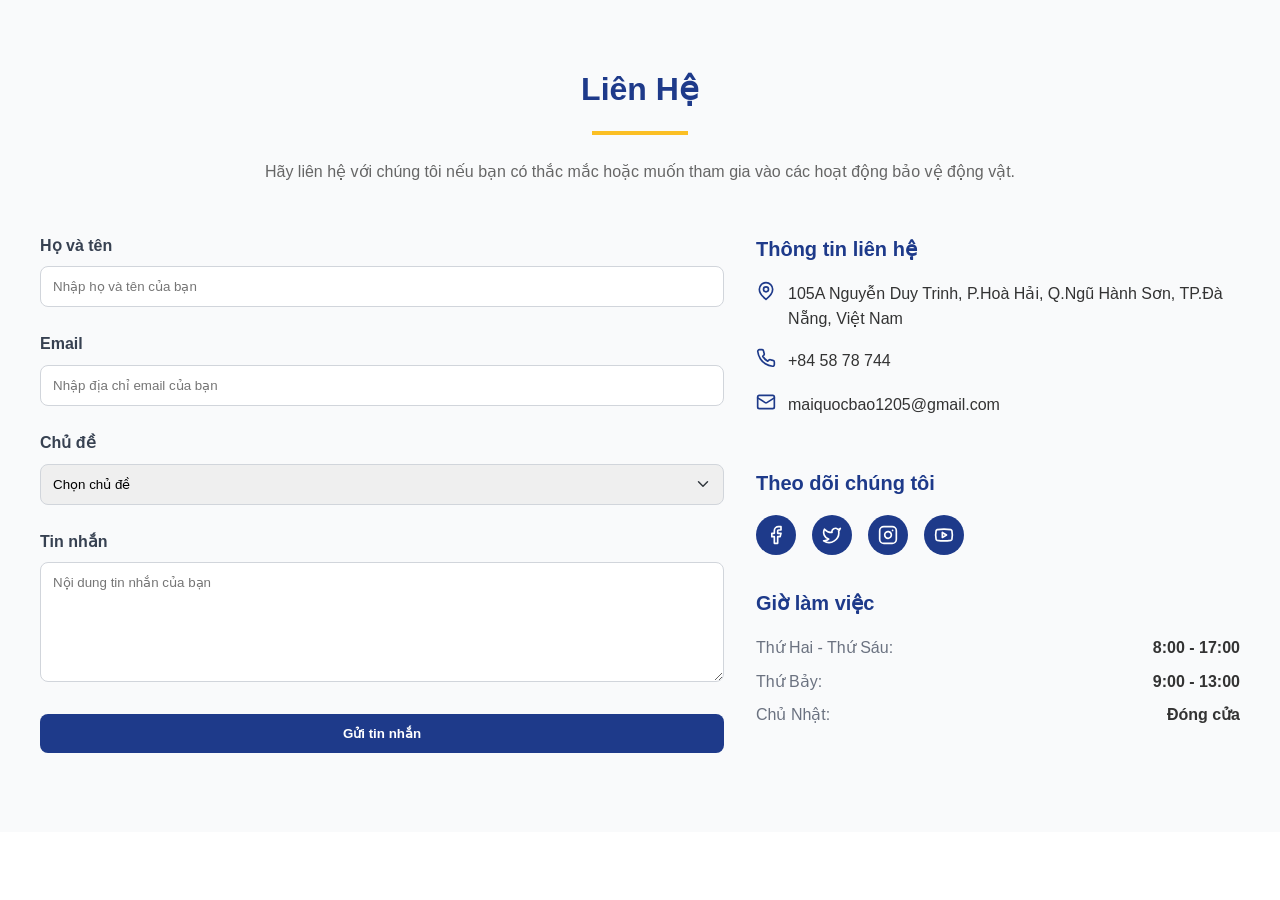
<file: html/contact.html>
<!DOCTYPE html>
<html lang="en">
<head>
    <meta charset="UTF-8">
    <meta name="viewport" content="width=device-width, initial-scale=1.0">
    <title>contact</title>
    <link rel="stylesheet" href="../css/style.css">
</head>
<body>
    <section id="contact" class="contact">
        <div class="container">
            <div class="section-title">
                <h2>Liên Hệ</h2>
                <div class="divider"></div>
                <p>Hãy liên hệ với chúng tôi nếu bạn có thắc mắc hoặc muốn tham gia vào các hoạt động bảo vệ động vật.
                </p>
            </div>

            <div class="contact-grid">
                <div class="contact-form">
                    <form>
                        <div class="form-group">
                            <label for="name" class="form-label">Họ và tên</label>
                            <input type="text" id="name" class="form-control" placeholder="Nhập họ và tên của bạn">
                        </div>

                        <div class="form-group">
                            <label for="email" class="form-label">Email</label>
                            <input type="email" id="email" class="form-control"
                                placeholder="Nhập địa chỉ email của bạn">
                        </div>

                        <div class="form-group">
                            <label for="subject" class="form-label">Chủ đề</label>
                            <select id="subject" class="form-control form-select">
                                <option value="" selected disabled>Chọn chủ đề</option>
                                <option value="volunteer">Đăng ký tình nguyện viên</option>
                                <option value="donation">Thông tin quyên góp</option>
                                <option value="partnership">Đề xuất hợp tác</option>
                                <option value="report">Báo cáo về động vật hoang dã</option>
                                <option value="other">Khác</option>
                            </select>
                        </div>

                        <div class="form-group">
                            <label for="message" class="form-label">Tin nhắn</label>
                            <textarea id="message" class="form-control"
                                placeholder="Nội dung tin nhắn của bạn"></textarea>
                        </div>

                        <button type="submit" class="submit-btn">Gửi tin nhắn</button>
                    </form>
                </div>

                <div class="contact-info">
                    <div class="info-section">
                        <h3>Thông tin liên hệ</h3>
                        <ul class="contact-list">
                            <li>
                                <div class="contact-icon">
                                    <svg xmlns="http://www.w3.org/2000/svg" width="20" height="20" viewBox="0 0 24 24"
                                        fill="none" stroke="currentColor" stroke-width="2" stroke-linecap="round"
                                        stroke-linejoin="round">
                                        <path d="M20 10c0 6-8 12-8 12s-8-6-8-12a8 8 0 0 1 16 0Z" />
                                        <circle cx="12" cy="10" r="3" />
                                    </svg>
                                </div>
                                <span>105A Nguyễn Duy Trinh, P.Hoà Hải, Q.Ngũ Hành Sơn, TP.Đà Nẵng, Việt Nam</span>
                            </li>
                            <li>
                                <div class="contact-icon">
                                    <svg xmlns="http://www.w3.org/2000/svg" width="20" height="20" viewBox="0 0 24 24"
                                        fill="none" stroke="currentColor" stroke-width="2" stroke-linecap="round"
                                        stroke-linejoin="round">
                                        <path
                                            d="M22 16.92v3a2 2 0 0 1-2.18 2 19.79 19.79 0 0 1-8.63-3.07 19.5 19.5 0 0 1-6-6 19.79 19.79 0 0 1-3.07-8.67A2 2 0 0 1 4.11 2h3a2 2 0 0 1 2 1.72 12.84 12.84 0 0 0 .7 2.81 2 2 0 0 1-.45 2.11L8.09 9.91a16 16 0 0 0 6 6l1.27-1.27a2 2 0 0 1 2.11-.45 12.84 12.84 0 0 0 2.81.7A2 2 0 0 1 22 16.92z" />
                                    </svg>
                                </div>
                                <span>+84 58 78 744</span>
                            </li>
                            <li>
                                <div class="contact-icon">
                                    <svg xmlns="http://www.w3.org/2000/svg" width="20" height="20" viewBox="0 0 24 24"
                                        fill="none" stroke="currentColor" stroke-width="2" stroke-linecap="round"
                                        stroke-linejoin="round">
                                        <rect width="20" height="16" x="2" y="4" rx="2" />
                                        <path d="m22 7-8.97 5.7a1.94 1.94 0 0 1-2.06 0L2 7" />
                                    </svg>
                                </div>
                                <span>maiquocbao1205@gmail.com</span>
                            </li>
                        </ul>
                    </div>

                    <div class="info-section">
                        <h3>Theo dõi chúng tôi</h3>
                        <div class="social-links">
                            <a href="https://www.facebook.com/mai.bao.512301/" class="social-link">
                                <svg xmlns="http://www.w3.org/2000/svg" width="20" height="20" viewBox="0 0 24 24"
                                    fill="none" stroke="currentColor" stroke-width="2" stroke-linecap="round"
                                    stroke-linejoin="round">
                                    <path d="M18 2h-3a5 5 0 0 0-5 5v3H7v4h3v8h4v-8h3l1-4h-4V7a1 1 0 0 1 1-1h3z" />
                                </svg>
                            </a>
                            <a href="#" class="social-link">
                                <svg xmlns="http://www.w3.org/2000/svg" width="20" height="20" viewBox="0 0 24 24"
                                    fill="none" stroke="currentColor" stroke-width="2" stroke-linecap="round"
                                    stroke-linejoin="round">
                                    <path
                                        d="M22 4s-.7 2.1-2 3.4c1.6 10-9.4 17.3-18 11.6 2.2.1 4.4-.6 6-2C3 15.5.5 9.6 3 5c2.2 2.6 5.6 4.1 9 4-.9-4.2 4-6.6 7-3.8 1.1 0 3-1.2 3-1.2z" />
                                </svg>
                            </a>
                            <a href="#" class="social-link">
                                <svg xmlns="http://www.w3.org/2000/svg" width="20" height="20" viewBox="0 0 24 24"
                                    fill="none" stroke="currentColor" stroke-width="2" stroke-linecap="round"
                                    stroke-linejoin="round">
                                    <rect width="20" height="20" x="2" y="2" rx="5" ry="5" />
                                    <path d="M16 11.37A4 4 0 1 1 12.63 8 4 4 0 0 1 16 11.37z" />
                                    <line x1="17.5" x2="17.51" y1="6.5" y2="6.5" />
                                </svg>
                            </a>
                            <a href="#" class="social-link">
                                <svg xmlns="http://www.w3.org/2000/svg" width="20" height="20" viewBox="0 0 24 24"
                                    fill="none" stroke="currentColor" stroke-width="2" stroke-linecap="round"
                                    stroke-linejoin="round">
                                    <path
                                        d="M2.5 17a24.12 24.12 0 0 1 0-10 2 2 0 0 1 1.4-1.4 49.56 49.56 0 0 1 16.2 0A2 2 0 0 1 21.5 7a24.12 24.12 0 0 1 0 10 2 2 0 0 1-1.4 1.4 49.55 49.55 0 0 1-16.2 0A2 2 0 0 1 2.5 17" />
                                    <path d="m10 15 5-3-5-3z" />
                                </svg>
                            </a>
                        </div>
                    </div>

                    <div class="info-section">
                        <h3>Giờ làm việc</h3>
                        <ul class="hours-list">
                            <li>
                                <span class="hours-day">Thứ Hai - Thứ Sáu:</span>
                                <span class="hours-time">8:00 - 17:00</span>
                            </li>
                            <li>
                                <span class="hours-day">Thứ Bảy:</span>
                                <span class="hours-time">9:00 - 13:00</span>
                            </li>
                            <li>
                                <span class="hours-day">Chủ Nhật:</span>
                                <span class="hours-time">Đóng cửa</span>
                            </li>
                        </ul>
                    </div>
                </div>
            </div>
        </div>
    </section>
    <script src="../script/smoothscroll.js"></script>
</body>
</html>
</file>
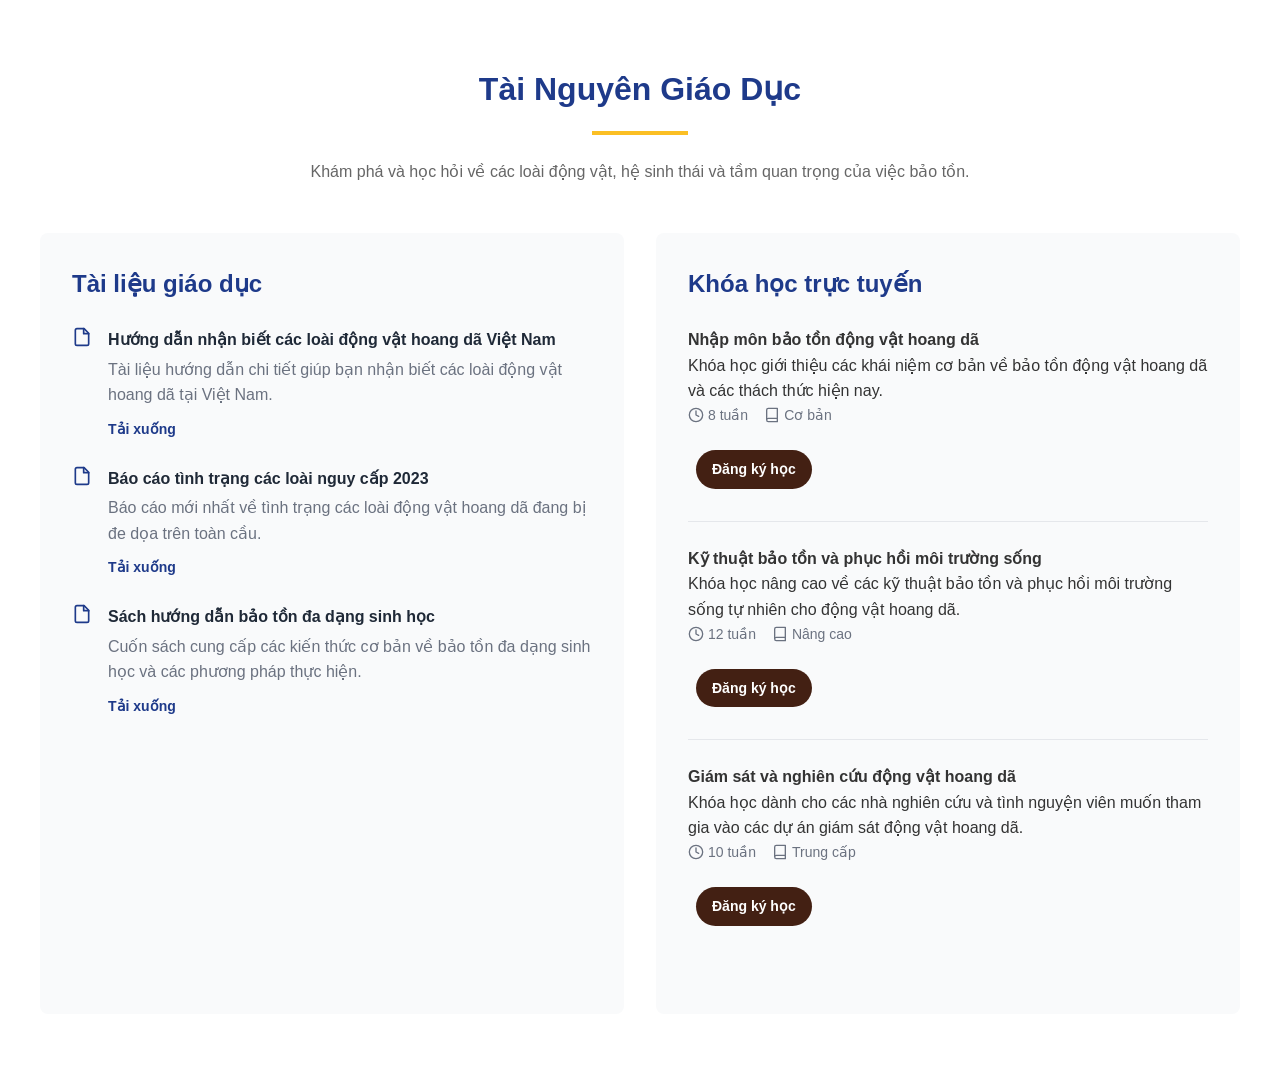
<file: html/education.html>
<!DOCTYPE html>
<html lang="en">
<head>
    <meta charset="UTF-8">
    <meta name="viewport" content="width=device-width, initial-scale=1.0">
    <title>education</title>
    <link rel="stylesheet" href="../css/style.css">
</head>
<body>
    <section id="education" class="education">
        <div class="container">
            <div class="section-title">
                <h2>Tài Nguyên Giáo Dục</h2>
                <div class="divider"></div>
                <p>Khám phá và học hỏi về các loài động vật, hệ sinh thái và tầm quan trọng của việc bảo tồn.</p>
            </div>

            <div class="education-grid">
                <div class="education-col">
                    <h3 class="edu-col-title">Tài liệu giáo dục</h3>

                    <div class="resource-item">
                        <div class="resource-icon">
                            <svg xmlns="http://www.w3.org/2000/svg" width="20" height="20" viewBox="0 0 24 24"
                                fill="none" stroke="currentColor" stroke-width="2" stroke-linecap="round"
                                stroke-linejoin="round">
                                <path d="M14.5 2H6a2 2 0 0 0-2 2v16a2 2 0 0 0 2 2h12a2 2 0 0 0 2-2V7.5L14.5 2z" />
                                <polyline points="14 2 14 8 20 8" />
                            </svg>
                        </div>
                        <div class="resource-content">
                            <h4>Hướng dẫn nhận biết các loài động vật hoang dã Việt Nam</h4>
                            <p>Tài liệu hướng dẫn chi tiết giúp bạn nhận biết các loài động vật hoang dã tại Việt Nam.
                            </p>
                            <a href="#">Tải xuống</a>
                        </div>
                    </div>

                    <div class="resource-item">
                        <div class="resource-icon">
                            <svg xmlns="http://www.w3.org/2000/svg" width="20" height="20" viewBox="0 0 24 24"
                                fill="none" stroke="currentColor" stroke-width="2" stroke-linecap="round"
                                stroke-linejoin="round">
                                <path d="M14.5 2H6a2 2 0 0 0-2 2v16a2 2 0 0 0 2 2h12a2 2 0 0 0 2-2V7.5L14.5 2z" />
                                <polyline points="14 2 14 8 20 8" />
                            </svg>
                        </div>
                        <div class="resource-content">
                            <h4>Báo cáo tình trạng các loài nguy cấp 2023</h4>
                            <p>Báo cáo mới nhất về tình trạng các loài động vật hoang dã đang bị đe dọa trên toàn cầu.
                            </p>
                            <a href="#">Tải xuống</a>
                        </div>
                    </div>

                    <div class="resource-item">
                        <div class="resource-icon">
                            <svg xmlns="http://www.w3.org/2000/svg" width="20" height="20" viewBox="0 0 24 24"
                                fill="none" stroke="currentColor" stroke-width="2" stroke-linecap="round"
                                stroke-linejoin="round">
                                <path d="M14.5 2H6a2 2 0 0 0-2 2v16a2 2 0 0 0 2 2h12a2 2 0 0 0 2-2V7.5L14.5 2z" />
                                <polyline points="14 2 14 8 20 8" />
                            </svg>
                        </div>
                        <div class="resource-content">
                            <h4>Sách hướng dẫn bảo tồn đa dạng sinh học</h4>
                            <p>Cuốn sách cung cấp các kiến thức cơ bản về bảo tồn đa dạng sinh học và các phương pháp
                                thực hiện.</p>
                            <a href="#">Tải xuống</a>
                        </div>
                    </div>
                </div>

                <div class="education-col">
                    <h3 class="edu-col-title">Khóa học trực tuyến</h3>

                    <div class="course-item">
                        <h4>Nhập môn bảo tồn động vật hoang dã</h4>
                        <p>Khóa học giới thiệu các khái niệm cơ bản về bảo tồn động vật hoang dã và các thách thức hiện
                            nay.</p>
                        <div class="course-meta">
                            <span>
                                <svg xmlns="http://www.w3.org/2000/svg" width="16" height="16" viewBox="0 0 24 24"
                                    fill="none" stroke="currentColor" stroke-width="2" stroke-linecap="round"
                                    stroke-linejoin="round">
                                    <circle cx="12" cy="12" r="10" />
                                    <polyline points="12 6 12 12 16 14" />
                                </svg>
                                8 tuần
                            </span>
                            <span>
                                <svg xmlns="http://www.w3.org/2000/svg" width="16" height="16" viewBox="0 0 24 24"
                                    fill="none" stroke="currentColor" stroke-width="2" stroke-linecap="round"
                                    stroke-linejoin="round">
                                    <path d="M4 19.5v-15A2.5 2.5 0 0 1 6.5 2H20v20H6.5a2.5 2.5 0 0 1 0-5H20" />
                                </svg>
                                Cơ bản
                            </span>
                        </div>
                        <a href="#" class="btn btn-primary"
                            style="display: inline-block; margin-top: 0.75rem; padding: 0.5rem 1rem; font-size: 0.875rem;">Đăng
                            ký học</a>
                    </div>

                    <div class="course-item">
                        <h4>Kỹ thuật bảo tồn và phục hồi môi trường sống</h4>
                        <p>Khóa học nâng cao về các kỹ thuật bảo tồn và phục hồi môi trường sống tự nhiên cho động vật
                            hoang dã.</p>
                        <div class="course-meta">
                            <span>
                                <svg xmlns="http://www.w3.org/2000/svg" width="16" height="16" viewBox="0 0 24 24"
                                    fill="none" stroke="currentColor" stroke-width="2" stroke-linecap="round"
                                    stroke-linejoin="round">
                                    <circle cx="12" cy="12" r="10" />
                                    <polyline points="12 6 12 12 16 14" />
                                </svg>
                                12 tuần
                            </span>
                            <span>
                                <svg xmlns="http://www.w3.org/2000/svg" width="16" height="16" viewBox="0 0 24 24"
                                    fill="none" stroke="currentColor" stroke-width="2" stroke-linecap="round"
                                    stroke-linejoin="round">
                                    <path d="M4 19.5v-15A2.5 2.5 0 0 1 6.5 2H20v20H6.5a2.5 2.5 0 0 1 0-5H20" />
                                </svg>
                                Nâng cao
                            </span>
                        </div>
                        <a href="#" class="btn btn-primary"
                            style="display: inline-block; margin-top: 0.75rem; padding: 0.5rem 1rem; font-size: 0.875rem;">Đăng
                            ký học</a>
                    </div>

                    <div class="course-item">
                        <h4>Giám sát và nghiên cứu động vật hoang dã</h4>
                        <p>Khóa học dành cho các nhà nghiên cứu và tình nguyện viên muốn tham gia vào các dự án giám sát
                            động vật hoang dã.</p>
                        <div class="course-meta">
                            <span>
                                <svg xmlns="http://www.w3.org/2000/svg" width="16" height="16" viewBox="0 0 24 24"
                                    fill="none" stroke="currentColor" stroke-width="2" stroke-linecap="round"
                                    stroke-linejoin="round">
                                    <circle cx="12" cy="12" r="10" />
                                    <polyline points="12 6 12 12 16 14" />
                                </svg>
                                10 tuần
                            </span>
                            <span>
                                <svg xmlns="http://www.w3.org/2000/svg" width="16" height="16" viewBox="0 0 24 24"
                                    fill="none" stroke="currentColor" stroke-width="2" stroke-linecap="round"
                                    stroke-linejoin="round">
                                    <path d="M4 19.5v-15A2.5 2.5 0 0 1 6.5 2H20v20H6.5a2.5 2.5 0 0 1 0-5H20" />
                                </svg>
                                Trung cấp
                            </span>
                        </div>
                        <a href="#" class="btn btn-primary"
                            style="display: inline-block; margin-top: 0.75rem; padding: 0.5rem 1rem; font-size: 0.875rem;">Đăng
                            ký học</a>
                    </div>
                </div>
            </div>
        </div>
    </section>
    <script src="../script/smoothscroll.js"></script>

</body>
</html>
</file>
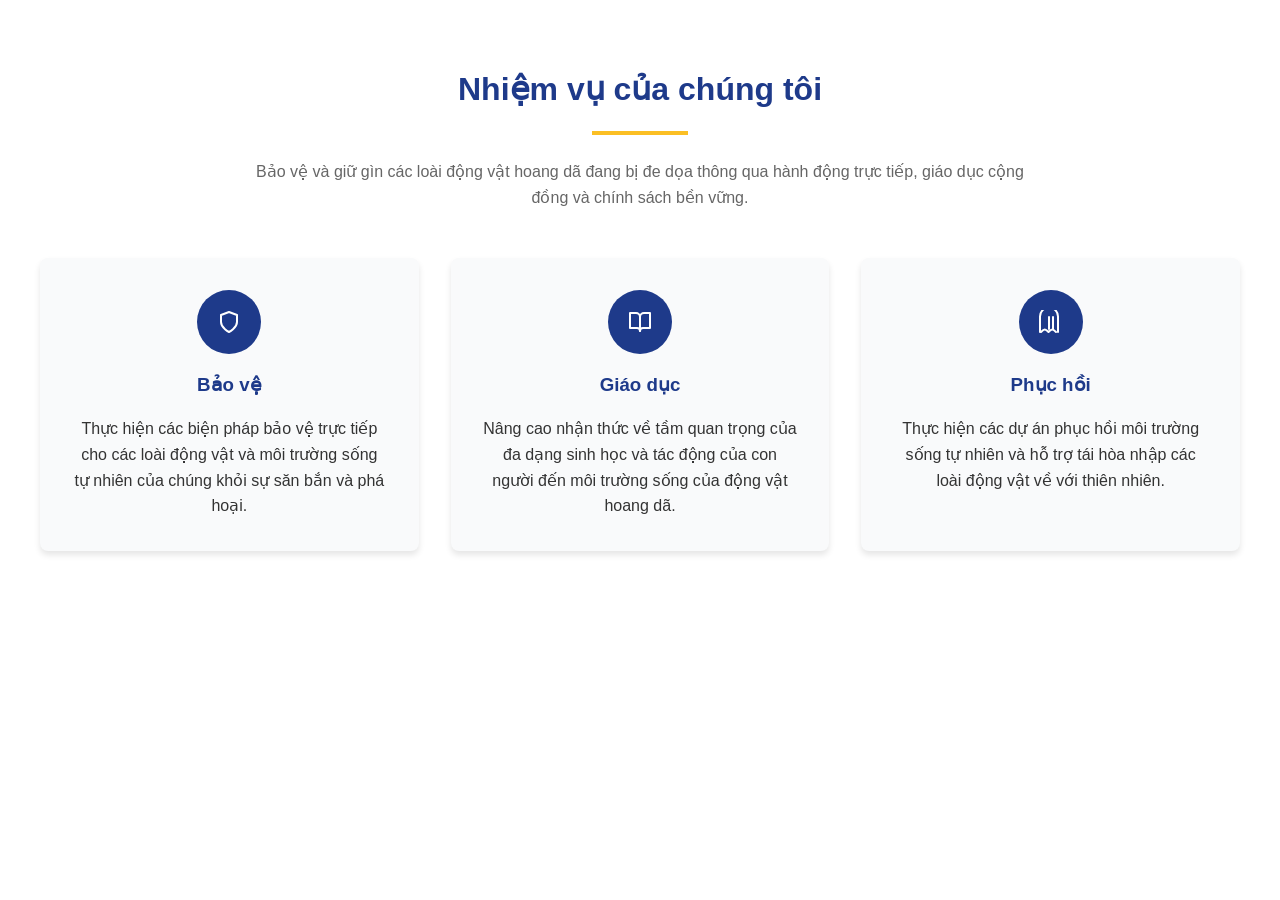
<file: html/mission.html>
<!DOCTYPE html>
<html lang="en">
<head>
    <meta charset="UTF-8">
    <meta name="viewport" content="width=device-width, initial-scale=1.0">
    <title>mission</title>
    <link rel="stylesheet" href="../css/style.css" />
</head>
<body>
    <section id="mission" class="mission">
        <div class="container">
            <div class="section-title">
                <h2>Nhiệm vụ của chúng tôi</h2>
                <div class="divider"></div>
                <p>Bảo vệ và giữ gìn các loài động vật hoang dã đang bị đe dọa thông qua hành động trực tiếp, giáo dục
                    cộng đồng và chính sách bền vững.</p>
            </div>
    
            <div class="mission-cards">
                <div class="mission-card">
                    <div class="icon">
                        <svg xmlns="http://www.w3.org/2000/svg" width="24" height="24" viewBox="0 0 24 24" fill="none"
                            stroke="currentColor" stroke-width="2" stroke-linecap="round" stroke-linejoin="round">
                            <path d="M12 22s8-4 8-10V5l-8-3-8 3v7c0 6 8 10 8 10" />
                        </svg>
                    </div>
                    <h3>Bảo vệ</h3>
                    <p>Thực hiện các biện pháp bảo vệ trực tiếp cho các loài động vật và môi trường sống tự nhiên của
                        chúng khỏi sự săn bắn và phá hoại.</p>
                </div>
    
                <div class="mission-card">
                    <div class="icon">
                        <svg xmlns="http://www.w3.org/2000/svg" width="24" height="24" viewBox="0 0 24 24" fill="none"
                            stroke="currentColor" stroke-width="2" stroke-linecap="round" stroke-linejoin="round">
                            <path d="M2 3h6a4 4 0 0 1 4 4v14a3 3 0 0 0-3-3H2z" />
                            <path d="M22 3h-6a4 4 0 0 0-4 4v14a3 3 0 0 1 3-3h7z" />
                        </svg>
                    </div>
                    <h3>Giáo dục</h3>
                    <p>Nâng cao nhận thức về tầm quan trọng của đa dạng sinh học và tác động của con người đến môi
                        trường sống của động vật hoang dã.</p>
                </div>
    
                <div class="mission-card">
                    <div class="icon">
                        <svg xmlns="http://www.w3.org/2000/svg" width="24" height="24" viewBox="0 0 24 24" fill="none"
                            stroke="currentColor" stroke-width="2" stroke-linecap="round" stroke-linejoin="round">
                            <path
                                d="M2 22c1.25-1.25 2.5-2.5 3.75-2.5 1.25 0 2.5 1.25 3.75 2.5 1.25-1.25 2.5-2.5 3.75-2.5 1.25 0 2.5 1.25 3.75 2.5" />
                            <path d="M19 22V6.5a9 9 0 0 0-9-9 9 9 0 0 0-9 9V22" />
                            <path d="M10 12v7" />
                            <path d="M14 12v7" />
                            <path d="M10 7v5" />
                            <path d="M14 7v5" />
                        </svg>
                    </div>
                    <h3>Phục hồi</h3>
                    <p>Thực hiện các dự án phục hồi môi trường sống tự nhiên và hỗ trợ tái hòa nhập các loài động vật về
                        với thiên nhiên.</p>
                </div>
            </div>
        </div>
    </section>
    
        
    <script src="../script/smoothscroll.js"></script>

</body>
</html>
</file>
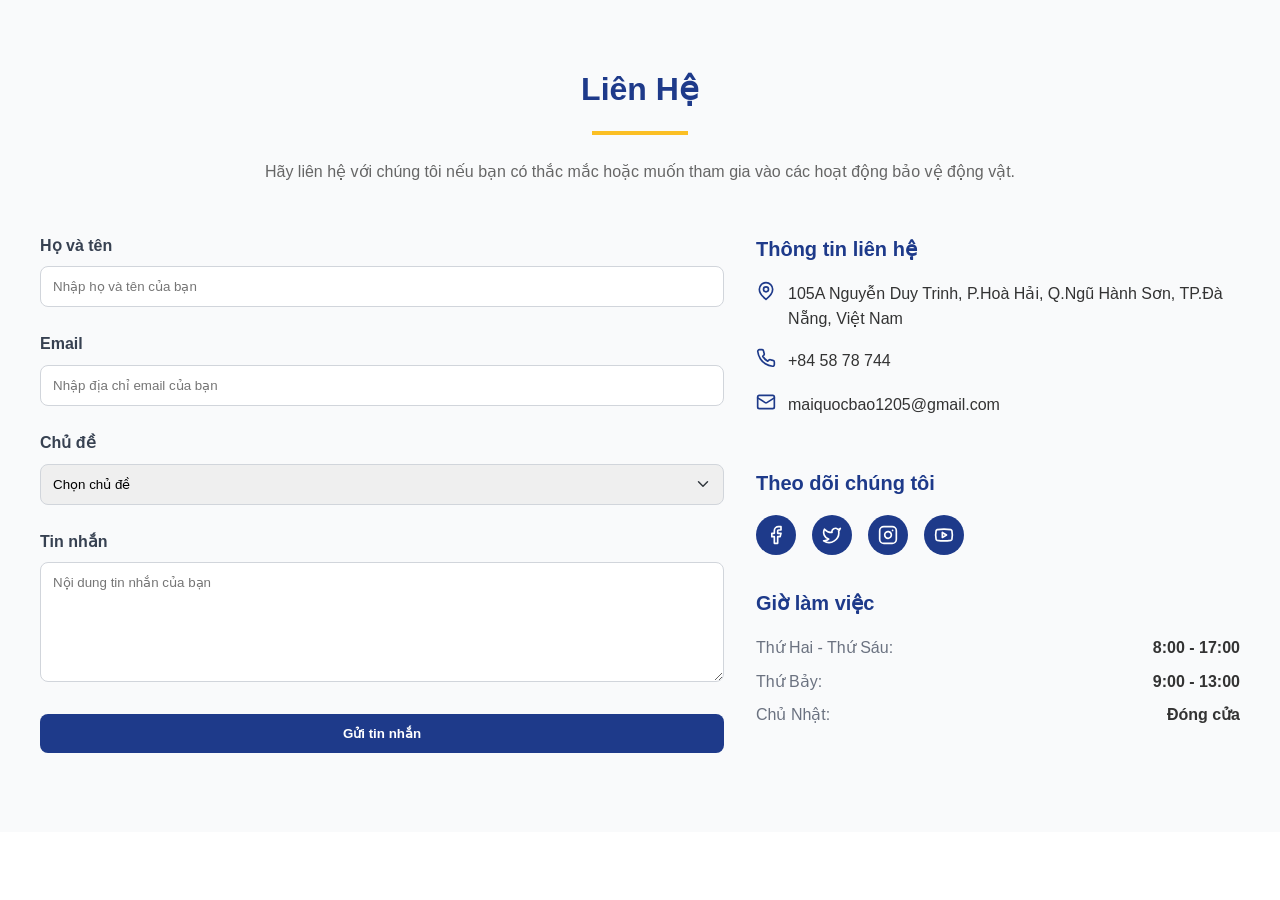
<file: bestweb/html/contact.html>
<!DOCTYPE html>
<html lang="en">
<head>
    <meta charset="UTF-8">
    <meta name="viewport" content="width=device-width, initial-scale=1.0">
    <title>contact</title>
    <link rel="stylesheet" href="../css/style.css">
</head>
<body>
    <section id="contact" class="contact">
        <div class="container">
            <div class="section-title">
                <h2>Liên Hệ</h2>
                <div class="divider"></div>
                <p>Hãy liên hệ với chúng tôi nếu bạn có thắc mắc hoặc muốn tham gia vào các hoạt động bảo vệ động vật.
                </p>
            </div>

            <div class="contact-grid">
                <div class="contact-form">
                    <form>
                        <div class="form-group">
                            <label for="name" class="form-label">Họ và tên</label>
                            <input type="text" id="name" class="form-control" placeholder="Nhập họ và tên của bạn">
                        </div>

                        <div class="form-group">
                            <label for="email" class="form-label">Email</label>
                            <input type="email" id="email" class="form-control"
                                placeholder="Nhập địa chỉ email của bạn">
                        </div>

                        <div class="form-group">
                            <label for="subject" class="form-label">Chủ đề</label>
                            <select id="subject" class="form-control form-select">
                                <option value="" selected disabled>Chọn chủ đề</option>
                                <option value="volunteer">Đăng ký tình nguyện viên</option>
                                <option value="donation">Thông tin quyên góp</option>
                                <option value="partnership">Đề xuất hợp tác</option>
                                <option value="report">Báo cáo về động vật hoang dã</option>
                                <option value="other">Khác</option>
                            </select>
                        </div>

                        <div class="form-group">
                            <label for="message" class="form-label">Tin nhắn</label>
                            <textarea id="message" class="form-control"
                                placeholder="Nội dung tin nhắn của bạn"></textarea>
                        </div>

                        <button type="submit" class="submit-btn">Gửi tin nhắn</button>
                    </form>
                </div>

                <div class="contact-info">
                    <div class="info-section">
                        <h3>Thông tin liên hệ</h3>
                        <ul class="contact-list">
                            <li>
                                <div class="contact-icon">
                                    <svg xmlns="http://www.w3.org/2000/svg" width="20" height="20" viewBox="0 0 24 24"
                                        fill="none" stroke="currentColor" stroke-width="2" stroke-linecap="round"
                                        stroke-linejoin="round">
                                        <path d="M20 10c0 6-8 12-8 12s-8-6-8-12a8 8 0 0 1 16 0Z" />
                                        <circle cx="12" cy="10" r="3" />
                                    </svg>
                                </div>
                                <span>105A Nguyễn Duy Trinh, P.Hoà Hải, Q.Ngũ Hành Sơn, TP.Đà Nẵng, Việt Nam</span>
                            </li>
                            <li>
                                <div class="contact-icon">
                                    <svg xmlns="http://www.w3.org/2000/svg" width="20" height="20" viewBox="0 0 24 24"
                                        fill="none" stroke="currentColor" stroke-width="2" stroke-linecap="round"
                                        stroke-linejoin="round">
                                        <path
                                            d="M22 16.92v3a2 2 0 0 1-2.18 2 19.79 19.79 0 0 1-8.63-3.07 19.5 19.5 0 0 1-6-6 19.79 19.79 0 0 1-3.07-8.67A2 2 0 0 1 4.11 2h3a2 2 0 0 1 2 1.72 12.84 12.84 0 0 0 .7 2.81 2 2 0 0 1-.45 2.11L8.09 9.91a16 16 0 0 0 6 6l1.27-1.27a2 2 0 0 1 2.11-.45 12.84 12.84 0 0 0 2.81.7A2 2 0 0 1 22 16.92z" />
                                    </svg>
                                </div>
                                <span>+84 58 78 744</span>
                            </li>
                            <li>
                                <div class="contact-icon">
                                    <svg xmlns="http://www.w3.org/2000/svg" width="20" height="20" viewBox="0 0 24 24"
                                        fill="none" stroke="currentColor" stroke-width="2" stroke-linecap="round"
                                        stroke-linejoin="round">
                                        <rect width="20" height="16" x="2" y="4" rx="2" />
                                        <path d="m22 7-8.97 5.7a1.94 1.94 0 0 1-2.06 0L2 7" />
                                    </svg>
                                </div>
                                <span>maiquocbao1205@gmail.com</span>
                            </li>
                        </ul>
                    </div>

                    <div class="info-section">
                        <h3>Theo dõi chúng tôi</h3>
                        <div class="social-links">
                            <a href="#" class="social-link">
                                <svg xmlns="http://www.w3.org/2000/svg" width="20" height="20" viewBox="0 0 24 24"
                                    fill="none" stroke="currentColor" stroke-width="2" stroke-linecap="round"
                                    stroke-linejoin="round">
                                    <path d="M18 2h-3a5 5 0 0 0-5 5v3H7v4h3v8h4v-8h3l1-4h-4V7a1 1 0 0 1 1-1h3z" />
                                </svg>
                            </a>
                            <a href="#" class="social-link">
                                <svg xmlns="http://www.w3.org/2000/svg" width="20" height="20" viewBox="0 0 24 24"
                                    fill="none" stroke="currentColor" stroke-width="2" stroke-linecap="round"
                                    stroke-linejoin="round">
                                    <path
                                        d="M22 4s-.7 2.1-2 3.4c1.6 10-9.4 17.3-18 11.6 2.2.1 4.4-.6 6-2C3 15.5.5 9.6 3 5c2.2 2.6 5.6 4.1 9 4-.9-4.2 4-6.6 7-3.8 1.1 0 3-1.2 3-1.2z" />
                                </svg>
                            </a>
                            <a href="#" class="social-link">
                                <svg xmlns="http://www.w3.org/2000/svg" width="20" height="20" viewBox="0 0 24 24"
                                    fill="none" stroke="currentColor" stroke-width="2" stroke-linecap="round"
                                    stroke-linejoin="round">
                                    <rect width="20" height="20" x="2" y="2" rx="5" ry="5" />
                                    <path d="M16 11.37A4 4 0 1 1 12.63 8 4 4 0 0 1 16 11.37z" />
                                    <line x1="17.5" x2="17.51" y1="6.5" y2="6.5" />
                                </svg>
                            </a>
                            <a href="#" class="social-link">
                                <svg xmlns="http://www.w3.org/2000/svg" width="20" height="20" viewBox="0 0 24 24"
                                    fill="none" stroke="currentColor" stroke-width="2" stroke-linecap="round"
                                    stroke-linejoin="round">
                                    <path
                                        d="M2.5 17a24.12 24.12 0 0 1 0-10 2 2 0 0 1 1.4-1.4 49.56 49.56 0 0 1 16.2 0A2 2 0 0 1 21.5 7a24.12 24.12 0 0 1 0 10 2 2 0 0 1-1.4 1.4 49.55 49.55 0 0 1-16.2 0A2 2 0 0 1 2.5 17" />
                                    <path d="m10 15 5-3-5-3z" />
                                </svg>
                            </a>
                        </div>
                    </div>

                    <div class="info-section">
                        <h3>Giờ làm việc</h3>
                        <ul class="hours-list">
                            <li>
                                <span class="hours-day">Thứ Hai - Thứ Sáu:</span>
                                <span class="hours-time">8:00 - 17:00</span>
                            </li>
                            <li>
                                <span class="hours-day">Thứ Bảy:</span>
                                <span class="hours-time">9:00 - 13:00</span>
                            </li>
                            <li>
                                <span class="hours-day">Chủ Nhật:</span>
                                <span class="hours-time">Đóng cửa</span>
                            </li>
                        </ul>
                    </div>
                </div>
            </div>
        </div>
    </section>
    <script src="../script/smoothscroll.js"></script>
</body>
</html>
</file>
<file: css.css>
* {
    margin: 0;
    padding: 0;
    box-sizing: border-box;
}

body {
    font-family: 'Segoe UI', Tahoma, Geneva, Verdana, sans-serif;
    background: linear-gradient(135deg, #667eea 0%, #764ba2 100%);
    min-height: 100vh;
    padding: 20px;
}

.container {
    max-width: 1400px;
    margin: 0 auto;
    background: white;
    border-radius: 15px;
    box-shadow: 0 20px 40px rgba(0, 0, 0, 0.1);
    overflow: hidden;
}

.header {
    background: linear-gradient(45deg, #8B4513, #D2691E);
    color: white;
    padding: 30px;
    text-align: center;
}

.header h1 {
    font-size: 2.5em;
    margin-bottom: 10px;
    text-shadow: 2px 2px 4px rgba(0, 0, 0, 0.3);
}

.header p {
    font-size: 1.2em;
    opacity: 0.9;
}

.tabs {
    display: flex;
    background: #f8f9fa;
    border-bottom: 2px solid #e9ecef;
    overflow-x: auto;
}

.tab {
    padding: 15px 25px;
    cursor: pointer;
    border: none;
    background: transparent;
    font-size: 14px;
    font-weight: 600;
    color: #6c757d;
    transition: all 0.3s ease;
    white-space: nowrap;
    border-bottom: 3px solid transparent;
}

.tab:hover {
    background: #e9ecef;
    color: #495057;
}

.tab.active {
    color: #8B4513;
    border-bottom-color: #8B4513;
    background: white;
}

.sheet {
    display: none;
    padding: 0;
}

.sheet.active {
    display: block;
}

.toolbar {
    background: #f8f9fa;
    padding: 15px 20px;
    border-bottom: 1px solid #dee2e6;
    display: flex;
    gap: 10px;
    flex-wrap: wrap;
    align-items: center;
}

.btn {
    padding: 8px 16px;
    border: none;
    border-radius: 5px;
    cursor: pointer;
    font-size: 14px;
    font-weight: 500;
    transition: all 0.3s ease;
}

.btn-primary {
    background: #8B4513;
    color: white;
}

.btn-primary:hover {
    background: #654321;
    transform: translateY(-1px);
}

.btn-success {
    background: #28a745;
    color: white;
}

.btn-success:hover {
    background: #218838;
}

.btn-warning {
    background: #ffc107;
    color: #212529;
}

.btn-warning:hover {
    background: #e0a800;
}

.btn-danger {
    background: #dc3545;
    color: white;
}

.btn-danger:hover {
    background: #c82333;
}

.btn-sm {
    padding: 5px 10px;
    font-size: 12px;
}

.search-box {
    padding: 8px 12px;
    border: 1px solid #ced4da;
    border-radius: 5px;
    font-size: 14px;
    width: 200px;
}

.table-container {
    overflow: auto;
    max-height: 600px;
    border: 1px solid #dee2e6;
    margin: 20px;
    border-radius: 8px;
}

table {
    width: 100%;
    border-collapse: collapse;
    background: white;
    font-size: 14px;
}

th {
    background: linear-gradient(135deg, #8B4513, #A0522D);
    color: white;
    padding: 12px 8px;
    text-align: left;
    font-weight: 600;
    position: sticky;
    top: 0;
    z-index: 10;
    border-right: 1px solid #6d4c41;
}

td {
    padding: 10px 8px;
    border-bottom: 1px solid #f8f9fa;
    border-right: 1px solid #f8f9fa;
}

tr:hover {
    background: #f8f9fa;
}

.status-low {
    background: #ffebee !important;
    color: #c62828;
}

.status-expired {
    background: #ffcdd2 !important;
    color: #d32f2f;
    font-weight: bold;
}

.status-warning {
    background: #fff3e0 !important;
    color: #ef6c00;
}

.input-field {
    width: 100%;
    padding: 6px;
    border: 1px solid #ced4da;
    border-radius: 3px;
    font-size: 13px;
}

.summary-cards {
    display: grid;
    grid-template-columns: repeat(auto-fit, minmax(250px, 1fr));
    gap: 20px;
    padding: 20px;
}

.card {
    background: white;
    border-radius: 12px;
    padding: 25px;
    box-shadow: 0 4px 12px rgba(0, 0, 0, 0.1);
    border-left: 5px solid #8B4513;
    transition: transform 0.3s ease;
}

.card:hover {
    transform: translateY(-5px);
}

.card h3 {
    color: #8B4513;
    margin-bottom: 15px;
    font-size: 1.3em;
}

.card .number {
    font-size: 2.5em;
    font-weight: bold;
    color: #2c3e50;
    margin-bottom: 10px;
}

.card .label {
    color: #6c757d;
    font-size: 0.9em;
}

.alert {
    margin: 20px;
    padding: 15px;
    border-radius: 8px;
    border-left: 5px solid;
}

.alert-warning {
    background: #fff3cd;
    border-color: #ffc107;
    color: #856404;
}

.alert-danger {
    background: #f8d7da;
    border-color: #dc3545;
    color: #721c24;
}

.modal {
    display: none;
    position: fixed;
    top: 0;
    left: 0;
    width: 100%;
    height: 100%;
    background: rgba(0, 0, 0, 0.5);
    z-index: 1000;
}

.modal-content {
    background: white;
    margin: 5% auto;
    padding: 30px;
    border-radius: 12px;
    width: 90%;
    max-width: 600px;
    max-height: 80vh;
    overflow-y: auto;
}

.form-grid {
    display: grid;
    grid-template-columns: repeat(auto-fit, minmax(200px, 1fr));
    gap: 15px;
    margin-bottom: 20px;
}

.form-group {
    display: flex;
    flex-direction: column;
}

.form-group label {
    margin-bottom: 5px;
    font-weight: 600;
    color: #495057;
}

.close {
    float: right;
    font-size: 28px;
    font-weight: bold;
    cursor: pointer;
    color: #aaa;
}

.close:hover {
    color: #000;
}

@media (max-width: 768px) {
    .container {
        margin: 10px;
        border-radius: 10px;
    }

    .header {
        padding: 20px;
    }

    .header h1 {
        font-size: 2em;
    }

    .tabs {
        flex-wrap: wrap;
    }

    .tab {
        flex: 1;
        min-width: 120px;
    }

    .toolbar {
        flex-direction: column;
        align-items: stretch;
    }

    .summary-cards {
        grid-template-columns: 1fr;
    }
}
</file>
<file: css/style.css>
* {
    margin: 0;
    padding: 0;
    box-sizing: border-box;
}

body {
    font-family: Arial, sans-serif;
    line-height: 1.6;
    color: #333;
}

/* Header */
header {
    background-color: #074200;
    color: white;
    padding: 1rem 2rem;
    position: fixed;
    width: 100%;
    z-index: 100;
}

nav {
    display: flex;
    justify-content: space-between;
    align-items: center;
}

.logo {
    font-size: 1.5rem;
    font-weight: bold;
    display: flex;
    align-items: center;
}

.logo-icon {
    margin-right: 10px;
}

.nav-links {
    display: flex;
    list-style: none;
}

.nav-links li {
    margin-left: 1.5rem;
}

.nav-links a {
    color: white;
    text-decoration: none;
    transition: color 0.3s;
}

.nav-links a:hover {
    color: #0f9400;
}

/* Hero Section */
.hero {
    height: 100vh;
    background-size: cover;
    background-position: center;
    display: flex;
    align-items: center;
    justify-content: center;
    text-align: center;
    color: white;
    padding: 0 1rem;
    position: relative;
    overflow: hidden;
}


.video-background {
    position: absolute;
    top: 0;
    left: 0;
    width: 100%;
    height: 100%;
    z-index: -1;
    overflow: hidden;
  }
  
  .video-background iframe {
    width: 100vw;
    height: 100vh;
    pointer-events: none;
    object-fit: cover;
  }
  
  .hero-content {
  position: relative;
  z-index: 1;
  max-width: 800px;
}
  
  .hero::before {
    content: '';
    position: absolute;
    top: 0;
    left: 0;
    width: 100%;
    height: 100%;
    background: linear-gradient(to bottom, rgba(255, 255, 255, 0.589), rgba(0, 42, 8, 0.929));
    z-index: 0;
  }

.hero h1 {
    font-size: 2.5rem;
    margin-bottom: 1rem;
    line-height: 1.2;
}

.hero p {
    font-size: 1.2rem;
    margin-bottom: 2rem;
}

.hero .accent {
    color: #074200;
}

.btn {
    display: inline-block;
    padding: 0.8rem 1.5rem;
    border-radius: 30px;
    text-decoration: none;
    font-weight: bold;
    margin: 0.5rem;
}

.btn-primary {
    background-color: #432013;
    color: white;
}

.btn-accent {
    background-color: #074200;
    color: #ffffff;
}

/* Section Styling */
section {
    padding: 4rem 2rem;
}

.container {
    max-width: 1200px;
    margin: 0 auto;
}

.section-title {
    text-align: center;
    margin-bottom: 3rem;
}

.section-title h2 {
    font-size: 2rem;
    color: #1e3a8a;
    margin-bottom: 1rem;
}

.divider {
    width: 6rem;
    height: 4px;
    background-color: #fbbf24;
    margin: 0 auto 1.5rem;
}

.section-title p {
    max-width: 800px;
    margin: 0 auto;
    color: #666;
}

/* Mission Section */
.mission {
    background-color: white;
}

.mission-cards {
    display: flex;
    flex-wrap: wrap;
    justify-content: space-between;
    gap: 2rem;
}

.mission-card {
    flex: 1 1 300px;
    background-color: #f9fafb;
    border-radius: 8px;
    padding: 2rem;
    text-align: center;
    box-shadow: 0 4px 6px rgba(0, 0, 0, 0.1);
    transition: transform 0.3s;
}

.mission-card:hover {
    transform: translateY(-10px);
}

.mission-card .icon {
    width: 4rem;
    height: 4rem;
    background-color: #1e3a8a;
    border-radius: 50%;
    display: flex;
    align-items: center;
    justify-content: center;
    margin: 0 auto 1rem;
    color: white;
}

.mission-card h3 {
    color: #1e3a8a;
    margin-bottom: 1rem;
}

/* Animals Section */
.animals {
    background-color: #f9fafb;
}

.animal-cards {
    display: flex;
    flex-wrap: wrap;
    gap: 2rem;
}

.animal-card {
    flex: 1 1 300px;
    background-color: white;
    border-radius: 8px;
    overflow: hidden;
    box-shadow: 0 4px 6px rgba(0, 0, 0, 0.1);
}

.animal-img {
    height: 200px;
    overflow: hidden;
}

.animal-img img {
    width: 100%;
    height: 100%;
    object-fit: cover;
    transition: transform 0.5s;
}

.animal-img img:hover {
    transform: scale(1.1);
}

.animal-content {
    padding: 1.5rem;
}

.animal-status {
    display: inline-block;
    padding: 0.25rem 0.75rem;
    border-radius: 20px;
    font-size: 0.75rem;
    font-weight: bold;
    margin-bottom: 0.75rem;
}

.status-critical {
    background-color: #fee2e2;
    color: #b91c1c;
}

.status-endangered {
    background-color: #ffedd5;
    color: #c2410c;
}

.animal-card h3 {
    margin-bottom: 0.5rem;
    color: #1f2937;
}

.animal-card .read-more {
    color: #1e3a8a;
    font-weight: bold;
    text-decoration: none;
    display: inline-flex;
    align-items: center;
    margin-top: 1rem;
}

/* Statistics Section */
.statistics {
    background-color: #1e3a8a;
    color: white;
    text-align: center;
}

.stats-grid {
    display: flex;
    flex-wrap: wrap;
    justify-content: space-around;
    gap: 2rem;
}

.stat-item {
    flex: 1 1 200px;
}

.stat-item .number {
    font-size: 2.5rem;
    font-weight: bold;
    margin-bottom: 0.5rem;
}

.stat-item .label {
    color: #e5e7eb;
}

/* Education Section */
.education {
    background-color: white;
}

.education-grid {
    display: flex;
    flex-wrap: wrap;
    gap: 2rem;
}

.education-col {
    flex: 1 1 500px;
    background-color: #f9fafb;
    border-radius: 8px;
    padding: 2rem;
}

.edu-col-title {
    font-size: 1.5rem;
    color: #1e3a8a;
    margin-bottom: 1.5rem;
    font-weight: bold;
}

.resource-item {
    display: flex;
    margin-bottom: 1.5rem;
}

.resource-icon {
    margin-right: 1rem;
    color: #1e3a8a;
}

.resource-content h4 {
    color: #1f2937;
    margin-bottom: 0.25rem;
}

.resource-content p {
    color: #6b7280;
    margin-bottom: 0.5rem;
}

.resource-content a {
    color: #1e3a8a;
    font-size: 0.875rem;
    text-decoration: none;
    font-weight: bold;
}

.course-item {
    padding-bottom: 1.5rem;
    margin-bottom: 1.5rem;
    border-bottom: 1px solid #e5e7eb;
}

.course-item:last-child {
    border-bottom: none;
}

.course-meta {
    display: flex;
    font-size: 0.875rem;
    color: #6b7280;
    margin-bottom: 0.75rem;
}

.course-meta span {
    display: flex;
    align-items: center;
    margin-right: 1rem;
}

.course-meta span svg {
    margin-right: 0.25rem;
}

/* Gallery Section */
.gallery {
    background-color: #f9fafb;
}

.gallery-grid {
    display: grid;
    grid-template-columns: repeat(auto-fill, minmax(250px, 1fr));
    gap: 1rem;
}

.gallery-item {
    height: 200px;
    border-radius: 8px;
    overflow: hidden;
    position: relative;
    cursor: pointer;
}

.gallery-item img {
    width: 100%;
    height: 100%;
    object-fit: cover;
    transition: transform 0.5s;
}

.gallery-overlay {
    position: absolute;
    top: 0;
    left: 0;
    right: 0;
    bottom: 0;
    background-color: rgba(0, 0, 0, 0.5);
    display: flex;
    align-items: center;
    justify-content: center;
    opacity: 0;
    transition: opacity 0.5s;
}

.gallery-item:hover img {
    transform: scale(1.1);
}

.gallery-item:hover .gallery-overlay {
    opacity: 1;
}

.gallery-info {
    color: white;
    text-align: center;
}

.gallery-info h4 {
    margin-bottom: 0.25rem;
}

/* News Section */
.news {
    background-color: white;
}

.news-grid {
    display: flex;
    flex-wrap: wrap;
    gap: 2rem;
}

.news-card {
    flex: 1 1 300px;
    background-color: #f9fafb;
    border-radius: 8px;
    overflow: hidden;
    box-shadow: 0 4px 6px rgba(0, 0, 0, 0.1);
}

.news-img {
    height: 200px;
}

.news-img img {
    width: 100%;
    height: 100%;
    object-fit: cover;
}

.news-content {
    padding: 1.5rem;
}

.news-meta {
    display: flex;
    align-items: center;
    font-size: 0.875rem;
    color: #6b7280;
    margin-bottom: 0.75rem;
}

.news-date {
    display: flex;
    align-items: center;
}

.news-date svg {
    margin-right: 0.25rem;
}

.news-card h3 {
    margin-bottom: 0.75rem;
    color: #1f2937;
}

.news-card .read-more {
    color: #1e3a8a;
    font-weight: bold;
    text-decoration: none;
    display: inline-flex;
    align-items: center;
    margin-top: 1rem;
}

/* Donate Section */
.donate {
    background-color: #1e3a8a;
    color: white;
    position: relative;
    overflow: hidden;
}

.donate-bg {
    position: absolute;
    top: 0;
    right: 0;
    height: 100%;
    width: 50%;
    opacity: 0.1;
    overflow: hidden;
}

.donate-bg img {
    height: 100%;
    width: 100%;
    object-fit: cover;
}

.donate-content {
    position: relative;
    z-index: 1;
    max-width: 600px;
}

.donate h2 {
    font-size: 2rem;
    margin-bottom: 1.5rem;
}

.donate-box {
    background-color: rgba(255, 255, 255, 0.1);
    border-radius: 8px;
    padding: 1.5rem;
    backdrop-filter: blur(4px);
    margin-bottom: 2rem;
}

.donate-box h3 {
    margin-bottom: 1rem;
}

.donate-list {
    list-style: none;
}

.donate-list li {
    display: flex;
    align-items: flex-start;
    margin-bottom: 0.75rem;
}

.donate-list svg {
    color: #fbbf24;
    margin-right: 0.75rem;
    flex-shrink: 0;
    margin-top: 0.25rem;
}

.donate-buttons {
    display: flex;
    flex-wrap: wrap;
    gap: 1rem;
}

/* Contact Section */
.contact {
    background-color: #f9fafb;
}

.contact-grid {
    display: flex;
    flex-wrap: wrap;
    gap: 2rem;
}

.contact-form {
    flex: 1 1 500px;
}

.form-group {
    margin-bottom: 1.5rem;
}

.form-label {
    display: block;
    margin-bottom: 0.5rem;
    font-weight: bold;
    color: #374151;
}

.form-control {
    width: 100%;
    padding: 0.75rem;
    border: 1px solid #d1d5db;
    border-radius: 0.5rem;
    font-family: inherit;
}

.form-control:focus {
    outline: none;
    border-color: #1e3a8a;
    box-shadow: 0 0 0 3px rgba(30, 58, 138, 0.1);
}

.form-select {
    appearance: none;
    background-image: url("data:image/svg+xml,%3csvg xmlns='http://www.w3.org/2000/svg' viewBox='0 0 16 16'%3e%3cpath fill='none' stroke='%23343a40' stroke-linecap='round' stroke-linejoin='round' stroke-width='2' d='M2 5l6 6 6-6'/%3e%3c/svg%3e");
    background-repeat: no-repeat;
    background-position: right 0.75rem center;
    background-size: 16px 12px;
}

textarea.form-control {
    resize: vertical;
    min-height: 120px;
}

.submit-btn {
    width: 100%;
    background-color: #1e3a8a;
    color: white;
    border: none;
    padding: 0.75rem;
    border-radius: 0.5rem;
    font-weight: bold;
    cursor: pointer;
    transition: background-color 0.3s;
}

.submit-btn:hover {
    background-color: #1e40af;
}

.contact-info {
    flex: 1 1 300px;
    display: flex;
    flex-direction: column;
}

.info-section {
    margin-bottom: 2rem;
}

.info-section h3 {
    font-size: 1.25rem;
    color: #1e3a8a;
    margin-bottom: 1rem;
}

.contact-list {
    list-style: none;
}

.contact-list li {
    display: flex;
    margin-bottom: 1rem;
}

.contact-icon {
    color: #1e3a8a;
    margin-right: 0.75rem;
    flex-shrink: 0;
}

.social-links {
    display: flex;
    gap: 1rem;
}

.social-link {
    display: flex;
    align-items: center;
    justify-content: center;
    width: 2.5rem;
    height: 2.5rem;
    background-color: #1e3a8a;
    color: white;
    border-radius: 50%;
    transition: background-color 0.3s;
}

.social-link:hover {
    background-color: #1e40af;
}

.hours-list {
    list-style: none;
}

.hours-list li {
    display: flex;
    justify-content: space-between;
    margin-bottom: 0.5rem;
}

.hours-day {
    color: #6b7280;
}

.hours-time {
    font-weight: bold;
}

/* Footer */
footer {
    background-color: #1e3a8a;
    color: white;
    padding: 3rem 2rem 1.5rem;
}

.footer-grid {
    display: flex;
    flex-wrap: wrap;
    gap: 2rem;
    margin-bottom: 3rem;
}

.footer-col {
    flex: 1 1 200px;
}

.footer-logo {
    display: flex;
    align-items: center;
    font-size: 1.25rem;
    font-weight: bold;
    margin-bottom: 1rem;
}

.footer-logo svg {
    margin-right: 0.5rem;
}

.footer-about {
    color: #e5e7eb;
    margin-bottom: 1rem;
}

.footer-social {
    display: flex;
    gap: 1rem;
}

.footer-social a {
    color: #e5e7eb;
    transition: color 0.3s;
}

.footer-social a:hover {
    color: white;
}

.footer-title {
    font-size: 1.125rem;
    font-weight: bold;
    margin-bottom: 1rem;
}

.footer-links {
    list-style: none;
}

.footer-links li {
    margin-bottom: 0.5rem;
}

.footer-links a {
    color: #e5e7eb;
    text-decoration: none;
    transition: color 0.3s;
}

.footer-links a:hover {
    color: white;
}

.newsletter-text {
    color: #e5e7eb;
    margin-bottom: 1rem;
}

.newsletter-form {
    display: flex;
    flex-direction: column;
    gap: 0.5rem;
}

.newsletter-input {
    width: 100%;
    padding: 0.75rem;
    background-color: rgba(255, 255, 255, 0.1);
    border: 1px solid #4b5563;
    border-radius: 0.5rem;
    color: white;
}

.newsletter-input::placeholder {
    color: #9ca3af;
}

.newsletter-btn {
    width: 100%;
    background-color: #fbbf24;
    color: #1f2937;
    border: none;
    padding: 0.75rem;
    border-radius: 0.5rem;
    font-weight: bold;
    cursor: pointer;
    transition: background-color 0.3s;
}

.newsletter-btn:hover {
    background-color: #f59e0b;
}

.footer-bottom {
    text-align: center;
    border-top: 1px solid #4b5563;
    padding-top: 1.5rem;
    color: #9ca3af;
}

/* Responsive design */
@media (max-width: 768px) {
    .nav-links {
        display: none;
    }

    .hero h1 {
        font-size: 2rem;
    }

    .section-title h2 {
        font-size: 1.75rem;
    }

    .stat-item .number {
        font-size: 2rem;
    }
}
</file>
<file: css/new.css>
.buttonHover:hover{
    background-color: rgb(212, 105, 17);
    transform:scale(1.09);
    transition-duration: 0.5s;
}

.buttonHover1:hover{
    transform:scale(1.09);
    background-color: rgb(95, 212, 173);
    transition-duration: 0.5s;
}
.buttonHover2:hover{
    transform:scale(1.05);
    background-color: rgb(239, 150, 6);
    transition-duration: 1s;
}
.background-color-register{
    background-color: rgb(194, 138, 48);
}
/*  bounce up */
.fade-slide-up {
    opacity: 0;
    transform: translateY(50px) scale(0.95);
    transition: all 0.8s ease-out;
}

.fade-slide-up.animate {
    opacity: 1;
    transform: translateY(0) scale(1);
}


/*  */
</file>
<file: bestweb/css/style.css>
* {
    margin: 0;
    padding: 0;
    box-sizing: border-box;
}

body {
    font-family: Arial, sans-serif;
    line-height: 1.6;
    color: #333;
}

/* Header */
header {
    background-color: #074200;
    color: white;
    padding: 1rem 2rem;
    position: fixed;
    width: 100%;
    z-index: 100;
}

nav {
    display: flex;
    justify-content: space-between;
    align-items: center;
}

.logo {
    font-size: 1.5rem;
    font-weight: bold;
    display: flex;
    align-items: center;
}

.logo-icon {
    margin-right: 10px;
}

.nav-links {
    display: flex;
    list-style: none;
}

.nav-links li {
    margin-left: 1.5rem;
}

.nav-links a {
    color: white;
    text-decoration: none;
    transition: color 0.3s;
}

.nav-links a:hover {
    color: #0f9400;
}

/* Hero Section */
.hero {
    height: 100vh;
    background-image: linear-gradient(rgb(255, 255, 255), rgb(22, 78, 20)), url('https://images.unsplash.com/photo-1564652518878-669c5d19e73b?ixlib=rb-1.2.1&auto=format&fit=crop&w=1920&q=80');
    background-size: cover;
    background-position: center;
    display: flex;
    align-items: center;
    justify-content: center;
    text-align: center;
    color: white;
    padding: 0 1rem;
}

.hero-content {
    max-width: 800px;
}

.hero h1 {
    font-size: 2.5rem;
    margin-bottom: 1rem;
    line-height: 1.2;
}

.hero p {
    font-size: 1.2rem;
    margin-bottom: 2rem;
}

.hero .accent {
    color: #074200;
}

.btn {
    display: inline-block;
    padding: 0.8rem 1.5rem;
    border-radius: 30px;
    text-decoration: none;
    font-weight: bold;
    margin: 0.5rem;
}

.btn-primary {
    background-color: #432013;
    color: white;
}

.btn-accent {
    background-color: #074200;
    color: #ffffff;
}

/* Section Styling */
section {
    padding: 4rem 2rem;
}

.container {
    max-width: 1200px;
    margin: 0 auto;
}

.section-title {
    text-align: center;
    margin-bottom: 3rem;
}

.section-title h2 {
    font-size: 2rem;
    color: #1e3a8a;
    margin-bottom: 1rem;
}

.divider {
    width: 6rem;
    height: 4px;
    background-color: #fbbf24;
    margin: 0 auto 1.5rem;
}

.section-title p {
    max-width: 800px;
    margin: 0 auto;
    color: #666;
}

/* Mission Section */
.mission {
    background-color: white;
}

.mission-cards {
    display: flex;
    flex-wrap: wrap;
    justify-content: space-between;
    gap: 2rem;
}

.mission-card {
    flex: 1 1 300px;
    background-color: #f9fafb;
    border-radius: 8px;
    padding: 2rem;
    text-align: center;
    box-shadow: 0 4px 6px rgba(0, 0, 0, 0.1);
    transition: transform 0.3s;
}

.mission-card:hover {
    transform: translateY(-10px);
}

.mission-card .icon {
    width: 4rem;
    height: 4rem;
    background-color: #1e3a8a;
    border-radius: 50%;
    display: flex;
    align-items: center;
    justify-content: center;
    margin: 0 auto 1rem;
    color: white;
}

.mission-card h3 {
    color: #1e3a8a;
    margin-bottom: 1rem;
}

/* Animals Section */
.animals {
    background-color: #f9fafb;
}

.animal-cards {
    display: flex;
    flex-wrap: wrap;
    gap: 2rem;
}

.animal-card {
    flex: 1 1 300px;
    background-color: white;
    border-radius: 8px;
    overflow: hidden;
    box-shadow: 0 4px 6px rgba(0, 0, 0, 0.1);
}

.animal-img {
    height: 200px;
    overflow: hidden;
}

.animal-img img {
    width: 100%;
    height: 100%;
    object-fit: cover;
    transition: transform 0.5s;
}

.animal-img img:hover {
    transform: scale(1.1);
}

.animal-content {
    padding: 1.5rem;
}

.animal-status {
    display: inline-block;
    padding: 0.25rem 0.75rem;
    border-radius: 20px;
    font-size: 0.75rem;
    font-weight: bold;
    margin-bottom: 0.75rem;
}

.status-critical {
    background-color: #fee2e2;
    color: #b91c1c;
}

.status-endangered {
    background-color: #ffedd5;
    color: #c2410c;
}

.animal-card h3 {
    margin-bottom: 0.5rem;
    color: #1f2937;
}

.animal-card .read-more {
    color: #1e3a8a;
    font-weight: bold;
    text-decoration: none;
    display: inline-flex;
    align-items: center;
    margin-top: 1rem;
}

/* Statistics Section */
.statistics {
    background-color: #1e3a8a;
    color: white;
    text-align: center;
}

.stats-grid {
    display: flex;
    flex-wrap: wrap;
    justify-content: space-around;
    gap: 2rem;
}

.stat-item {
    flex: 1 1 200px;
}

.stat-item .number {
    font-size: 2.5rem;
    font-weight: bold;
    margin-bottom: 0.5rem;
}

.stat-item .label {
    color: #e5e7eb;
}

/* Education Section */
.education {
    background-color: white;
}

.education-grid {
    display: flex;
    flex-wrap: wrap;
    gap: 2rem;
}

.education-col {
    flex: 1 1 500px;
    background-color: #f9fafb;
    border-radius: 8px;
    padding: 2rem;
}

.edu-col-title {
    font-size: 1.5rem;
    color: #1e3a8a;
    margin-bottom: 1.5rem;
    font-weight: bold;
}

.resource-item {
    display: flex;
    margin-bottom: 1.5rem;
}

.resource-icon {
    margin-right: 1rem;
    color: #1e3a8a;
}

.resource-content h4 {
    color: #1f2937;
    margin-bottom: 0.25rem;
}

.resource-content p {
    color: #6b7280;
    margin-bottom: 0.5rem;
}

.resource-content a {
    color: #1e3a8a;
    font-size: 0.875rem;
    text-decoration: none;
    font-weight: bold;
}

.course-item {
    padding-bottom: 1.5rem;
    margin-bottom: 1.5rem;
    border-bottom: 1px solid #e5e7eb;
}

.course-item:last-child {
    border-bottom: none;
}

.course-meta {
    display: flex;
    font-size: 0.875rem;
    color: #6b7280;
    margin-bottom: 0.75rem;
}

.course-meta span {
    display: flex;
    align-items: center;
    margin-right: 1rem;
}

.course-meta span svg {
    margin-right: 0.25rem;
}

/* Gallery Section */
.gallery {
    background-color: #f9fafb;
}

.gallery-grid {
    display: grid;
    grid-template-columns: repeat(auto-fill, minmax(250px, 1fr));
    gap: 1rem;
}

.gallery-item {
    height: 200px;
    border-radius: 8px;
    overflow: hidden;
    position: relative;
    cursor: pointer;
}

.gallery-item img {
    width: 100%;
    height: 100%;
    object-fit: cover;
    transition: transform 0.5s;
}

.gallery-overlay {
    position: absolute;
    top: 0;
    left: 0;
    right: 0;
    bottom: 0;
    background-color: rgba(0, 0, 0, 0.5);
    display: flex;
    align-items: center;
    justify-content: center;
    opacity: 0;
    transition: opacity 0.5s;
}

.gallery-item:hover img {
    transform: scale(1.1);
}

.gallery-item:hover .gallery-overlay {
    opacity: 1;
}

.gallery-info {
    color: white;
    text-align: center;
}

.gallery-info h4 {
    margin-bottom: 0.25rem;
}

/* News Section */
.news {
    background-color: white;
}

.news-grid {
    display: flex;
    flex-wrap: wrap;
    gap: 2rem;
}

.news-card {
    flex: 1 1 300px;
    background-color: #f9fafb;
    border-radius: 8px;
    overflow: hidden;
    box-shadow: 0 4px 6px rgba(0, 0, 0, 0.1);
}

.news-img {
    height: 200px;
}

.news-img img {
    width: 100%;
    height: 100%;
    object-fit: cover;
}

.news-content {
    padding: 1.5rem;
}

.news-meta {
    display: flex;
    align-items: center;
    font-size: 0.875rem;
    color: #6b7280;
    margin-bottom: 0.75rem;
}

.news-date {
    display: flex;
    align-items: center;
}

.news-date svg {
    margin-right: 0.25rem;
}

.news-card h3 {
    margin-bottom: 0.75rem;
    color: #1f2937;
}

.news-card .read-more {
    color: #1e3a8a;
    font-weight: bold;
    text-decoration: none;
    display: inline-flex;
    align-items: center;
    margin-top: 1rem;
}

/* Donate Section */
.donate {
    background-color: #1e3a8a;
    color: white;
    position: relative;
    overflow: hidden;
}

.donate-bg {
    position: absolute;
    top: 0;
    right: 0;
    height: 100%;
    width: 50%;
    opacity: 0.1;
    overflow: hidden;
}

.donate-bg img {
    height: 100%;
    width: 100%;
    object-fit: cover;
}

.donate-content {
    position: relative;
    z-index: 1;
    max-width: 600px;
}

.donate h2 {
    font-size: 2rem;
    margin-bottom: 1.5rem;
}

.donate-box {
    background-color: rgba(255, 255, 255, 0.1);
    border-radius: 8px;
    padding: 1.5rem;
    backdrop-filter: blur(4px);
    margin-bottom: 2rem;
}

.donate-box h3 {
    margin-bottom: 1rem;
}

.donate-list {
    list-style: none;
}

.donate-list li {
    display: flex;
    align-items: flex-start;
    margin-bottom: 0.75rem;
}

.donate-list svg {
    color: #fbbf24;
    margin-right: 0.75rem;
    flex-shrink: 0;
    margin-top: 0.25rem;
}

.donate-buttons {
    display: flex;
    flex-wrap: wrap;
    gap: 1rem;
}

/* Contact Section */
.contact {
    background-color: #f9fafb;
}

.contact-grid {
    display: flex;
    flex-wrap: wrap;
    gap: 2rem;
}

.contact-form {
    flex: 1 1 500px;
}

.form-group {
    margin-bottom: 1.5rem;
}

.form-label {
    display: block;
    margin-bottom: 0.5rem;
    font-weight: bold;
    color: #374151;
}

.form-control {
    width: 100%;
    padding: 0.75rem;
    border: 1px solid #d1d5db;
    border-radius: 0.5rem;
    font-family: inherit;
}

.form-control:focus {
    outline: none;
    border-color: #1e3a8a;
    box-shadow: 0 0 0 3px rgba(30, 58, 138, 0.1);
}

.form-select {
    appearance: none;
    background-image: url("data:image/svg+xml,%3csvg xmlns='http://www.w3.org/2000/svg' viewBox='0 0 16 16'%3e%3cpath fill='none' stroke='%23343a40' stroke-linecap='round' stroke-linejoin='round' stroke-width='2' d='M2 5l6 6 6-6'/%3e%3c/svg%3e");
    background-repeat: no-repeat;
    background-position: right 0.75rem center;
    background-size: 16px 12px;
}

textarea.form-control {
    resize: vertical;
    min-height: 120px;
}

.submit-btn {
    width: 100%;
    background-color: #1e3a8a;
    color: white;
    border: none;
    padding: 0.75rem;
    border-radius: 0.5rem;
    font-weight: bold;
    cursor: pointer;
    transition: background-color 0.3s;
}

.submit-btn:hover {
    background-color: #1e40af;
}

.contact-info {
    flex: 1 1 300px;
    display: flex;
    flex-direction: column;
}

.info-section {
    margin-bottom: 2rem;
}

.info-section h3 {
    font-size: 1.25rem;
    color: #1e3a8a;
    margin-bottom: 1rem;
}

.contact-list {
    list-style: none;
}

.contact-list li {
    display: flex;
    margin-bottom: 1rem;
}

.contact-icon {
    color: #1e3a8a;
    margin-right: 0.75rem;
    flex-shrink: 0;
}

.social-links {
    display: flex;
    gap: 1rem;
}

.social-link {
    display: flex;
    align-items: center;
    justify-content: center;
    width: 2.5rem;
    height: 2.5rem;
    background-color: #1e3a8a;
    color: white;
    border-radius: 50%;
    transition: background-color 0.3s;
}

.social-link:hover {
    background-color: #1e40af;
}

.hours-list {
    list-style: none;
}

.hours-list li {
    display: flex;
    justify-content: space-between;
    margin-bottom: 0.5rem;
}

.hours-day {
    color: #6b7280;
}

.hours-time {
    font-weight: bold;
}

/* Footer */
footer {
    background-color: #1e3a8a;
    color: white;
    padding: 3rem 2rem 1.5rem;
}

.footer-grid {
    display: flex;
    flex-wrap: wrap;
    gap: 2rem;
    margin-bottom: 3rem;
}

.footer-col {
    flex: 1 1 200px;
}

.footer-logo {
    display: flex;
    align-items: center;
    font-size: 1.25rem;
    font-weight: bold;
    margin-bottom: 1rem;
}

.footer-logo svg {
    margin-right: 0.5rem;
}

.footer-about {
    color: #e5e7eb;
    margin-bottom: 1rem;
}

.footer-social {
    display: flex;
    gap: 1rem;
}

.footer-social a {
    color: #e5e7eb;
    transition: color 0.3s;
}

.footer-social a:hover {
    color: white;
}

.footer-title {
    font-size: 1.125rem;
    font-weight: bold;
    margin-bottom: 1rem;
}

.footer-links {
    list-style: none;
}

.footer-links li {
    margin-bottom: 0.5rem;
}

.footer-links a {
    color: #e5e7eb;
    text-decoration: none;
    transition: color 0.3s;
}

.footer-links a:hover {
    color: white;
}

.newsletter-text {
    color: #e5e7eb;
    margin-bottom: 1rem;
}

.newsletter-form {
    display: flex;
    flex-direction: column;
    gap: 0.5rem;
}

.newsletter-input {
    width: 100%;
    padding: 0.75rem;
    background-color: rgba(255, 255, 255, 0.1);
    border: 1px solid #4b5563;
    border-radius: 0.5rem;
    color: white;
}

.newsletter-input::placeholder {
    color: #9ca3af;
}

.newsletter-btn {
    width: 100%;
    background-color: #fbbf24;
    color: #1f2937;
    border: none;
    padding: 0.75rem;
    border-radius: 0.5rem;
    font-weight: bold;
    cursor: pointer;
    transition: background-color 0.3s;
}

.newsletter-btn:hover {
    background-color: #f59e0b;
}

.footer-bottom {
    text-align: center;
    border-top: 1px solid #4b5563;
    padding-top: 1.5rem;
    color: #9ca3af;
}

/* Responsive design */
@media (max-width: 768px) {
    .nav-links {
        display: none;
    }

    .hero h1 {
        font-size: 2rem;
    }

    .section-title h2 {
        font-size: 1.75rem;
    }

    .stat-item .number {
        font-size: 2rem;
    }
}
</file>
<file: bestweb/css/new.css>
.buttonHover:hover{
    background-color: rgb(212, 105, 17);
    transform:scale(1.09);
    transition-duration: 0.5s;
}

.buttonHover1:hover{
    transform:scale(1.09);
    background-color: rgb(95, 212, 173);
    transition-duration: 0.5s;
}
</file>
